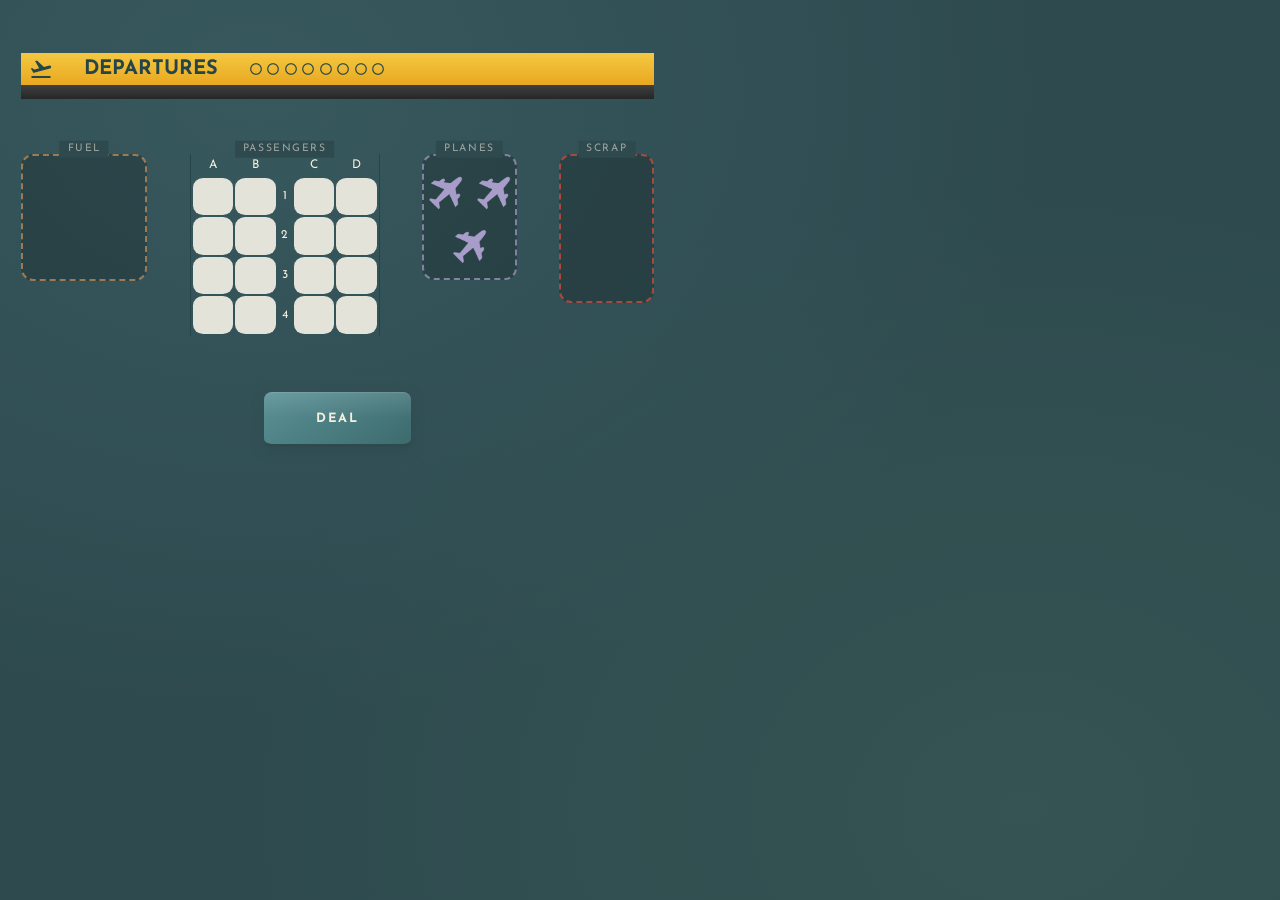
<file: index.html>
<!DOCTYPE html>
<html>

<head>
  <meta charset="UTF-8">
  <meta name="viewport" content="width=device-width, initial-scale=1">
  <title>Destination Dash</title>
  <link rel="stylesheet" href="styles.css">
  <link rel="stylesheet" href="scripts/diceRoller/diceRoller.css">
  <link rel="preconnect" href="https://fonts.googleapis.com">
  <link rel="preconnect" href="https://fonts.gstatic.com" crossorigin>
  <link href="https://fonts.googleapis.com/css2?family=Patrick+Hand&display=swap" rel="stylesheet">
  <link href="https://fonts.googleapis.com/css2?family=Architects+Daughter&family=Cabin:wght@400;600;700&family=Josefin+Sans:wght@300;400;700&display=swap" rel="stylesheet">
  <link rel="stylesheet" href="https://fonts.googleapis.com/icon?family=Material+Icons">
</head>

<body>
  <div id="debug" class= "hidden"></div>
  <div id="track" class="hidden">debug</div>
  <header>

  </header>
  <main>
    <div id="game-content">
      <div id="destination-row" class="game-row">
        <div id="departure-heading"><span class="material-icons">
            flight_takeoff
          </span> DEPARTURES
          <!-- <span class="material-icons">
            task_alt
          </span> -->
          <span class="material-icons" id="destination-progress">
          
            radio_button_unchecked radio_button_unchecked radio_button_unchecked radio_button_unchecked radio_button_unchecked radio_button_unchecked radio_button_unchecked radio_button_unchecked
          </span>
          
          
        </div>
        <div id="destination-zone" class="zone-row">
          
          <div class="destination-card"><img class="card-img" src="images/card_back.png" /></div>
          <div class="destination-card"></div>
          <div class="destination-card"></div>
          
        </div>
        
      </div>
      <div id="resources-row">
        
        <div id="fuel-row">
          <span class="zone-label">Fuel</span>
          <div id="fuel-zone" class="resource-zone">
          </div>
        </div>
        <div id="pax-row">
          <span class="zone-label">Passengers</span>
          <div id="seating-zone">
            <table id="seating">
              <tr class="head-row head">
                <td class="start head">A</td>
                <td class="head">B</td>
                <td class="aisle head"></td>
                <td class="head">C</td>
                <td class="end head">D</td>
              </tr>
              <tr class="seats">
                <td class="seat taken"></td>
                <td class="seat"></td>
                <td class="aisle">1</td>
                <td class="seat"></td>
                <td class="seat"></td>
              </tr>
              <tr class="seats">
                <td class="seat"></td>
                <td class="seat"></td>
                <td class="aisle">2</td>
                <td class="seat"></td>
                <td class="seat"></td>
              </tr>
              <tr class="seats">
                <td class="seat"></td>
                <td class="seat"></td>
                <td class="aisle">3</td>
                <td class="seat"></td>
                <td class="seat"></td>
              </tr>
              <tr class="seats">
                <td class="seat"></td>
                <td class="seat"></td>
                <td class="aisle">4</td>
                <td class="seat"></td>
                <td class="seat"></td>
              </tr>
            </table>
          </div>
        </div>
        <div id="plane-row" class="resource-grid"><span class="zone-label">Planes</span>
          <div id="plane-zone">
            <img class="plane" src="images/plane.png" />
            <img class="plane" src="images/plane.png" />
            <img class="plane" src="images/plane.png" />
          </div>
        </div>
        <div id="scrap-row"><span class="zone-label">Scrap</span>
          <div id="scrap-zone">
            <img id="scrap-card" class="invisible" src="images/card_back.png" />
          </div>
        </div>
      </div>
      <div id="action-row">
        <button id="deal-btn" class="btn btn-primary hidden">Deal</button>
        <button id="draw-btn" class="btn btn-primary hidden">＋ Draw</button>
        <button id="end-turn-btn" class="btn btn-ghost hidden">End Turn</button>
        <button id="start-over-btn" class="btn btn-danger hidden">Start Over</button>
        <button id="boarding-btn" class="btn btn-primary hidden">💺 Board Passengers</button>
        <button id="resolve-crises-btn" class="btn btn-danger hidden">⚠ RESOLVE CRISES! ⚠</button>
        <div id="banner" class="banner discard hidden">Discard X Cards</div>
        <button class="btn btn-ghost">Scrap</button>
      </div>
      
      <div class="hand-stage" id="hand-stage">
        <div class="nav-hint left" id="nav-left">‹</div>
        <div class="nav-hint right" id="nav-right">›</div>
        
      </div>
    <div id="effect" class="banner banner-small"></div>  
      
    </div>
    
    <!-- CARD PLAY MODAL-->
    <div class="modal-backdrop hidden" id="modal-backdrop">
      <div class="modal" id="modal">
        <div class="modal-art" id="modal-art"><img src="images/fortune_crystal_ball.png"></div>
        <div class="modal-header">
          <div class="modal-title" id="modal-title">Title</div>
          <div class="modal-badge" id="modal-badge">Fortune</div>
        </div>
        <div class="modal-body" id="modal-body">text</div>
        <div class="modal-stats" id="modal-stats"></div>
        <div class="modal-footer" id="modal-footer">
          <button class="btn btn-play" id="modal-play-btn">✈ Play</button>
          <button class="btn btn-danger hidden" id="modal-resolve-btn">⚠ Resolve</button>
          <button class="btn btn-fortune hidden" id="modal-avert-btn">★ Crisis Averted</button>
          <button class="btn btn-play" id="modal-fly-btn">✈ Fly</button>
          <button class="btn btn-discard" id="modal-discard-btn">🗑️ Discard</button>
          <button class="btn btn-fortune" id="modal-reroute-btn">♻️ Reroute</button>
          <button class="btn btn-fortune" id="modal-restore-btn">♻️ Restore</button>
          <button class="btn btn-discard" id="modal-close-btn">✕ Close</button>
          <button class="btn btn-discard" id="modal-dest-close-btn">✕ Close</button>
          <button class="btn btn-discard" id="modal-view-close-btn">✕ ViewClose</button>
        </div>
      </div>
    </div>
    
    
    
    <!-- OTHER/ALL-PURPOSE MODAL-->
    <div class="modal-backdrop hidden" id="gen-modal-backdrop">
      <div class="modal" id="gen-modal" style="position:relative; max-width:100%; box-shadow: none;">
        <div class="modal-header" id="gen-modal-header">
          <span class="modal-title" id="gen-modal-title">20/20 Vision</span>
        </div>
        <div class="modal-body" id="gen-modal-body">
          <p id="gen-modal-headline">Look at the top 5 cards in the boneyard and reorder them.</p>
          <p style="margin-top: 10px;" class="flavor-text" id="gen-modal-text">Body text</p>
          <div id="gen-modal-other-content">
            
          </div>
        </div>
        <div class="modal-footer" id="gen-modal-footer">
        </div>
      </div>
    </div>
    
    <!--SCRAPYARD MODAL -->
    
    
    
  </main>
  <div class="dice-backdrop" id="dice-backdrop">
    <div class="dice-modal">
      <div class="dice-modal-header">
        <span class="dice-modal-title" id="dice-title">Roll</span>
      </div>
      
      <!-- dice appear here, sliding up from the bottom edge -->
      <div class="dice-stage" id="dice-stage">
        <!-- .die elements injected by JS -->
      </div>
      
      <!-- total shown after roll settles -->
      <div class="dice-total" id="dice-total"></div>
      
      <div class="dice-modal-footer">
        <button class="btn btn-confirm" id="btn-confirm">✓ Take It</button>
      </div>
    </div>
  </div>
  <div id="cover" class="modal-backdrop hidden"></div>
  
  <div id="notifications"></div>
  
  <script type="module" src="scripts/main.js"></script>
  <script type="module" src="scripts/cardhand.js"></script>
  <script type="module" src="scripts/diceRoller/diceRoller.js">
  </script>
</body>

</html>
</file>
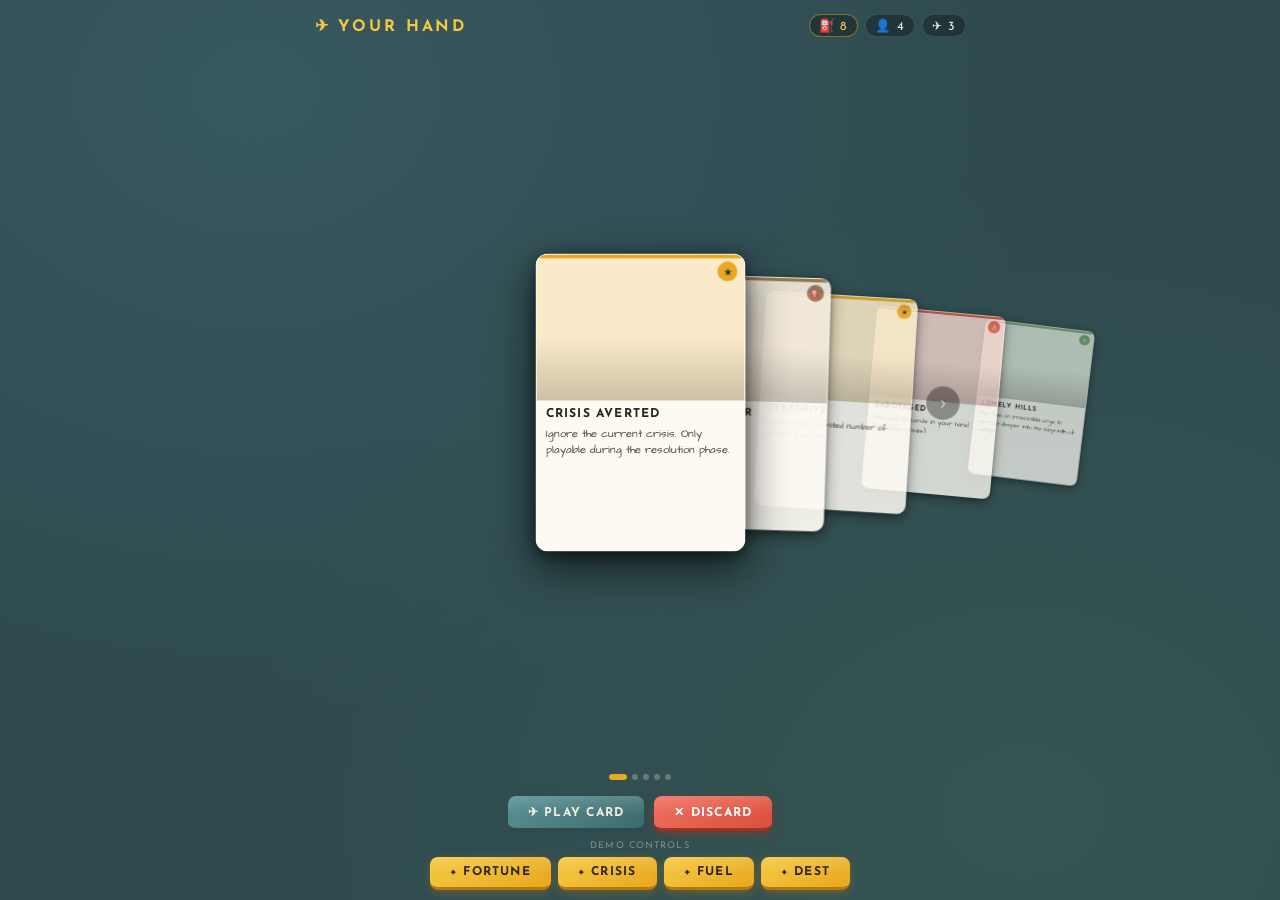
<file: card-hand.html>
<!DOCTYPE html>
<html lang="en">
<head>
<meta charset="UTF-8">
<meta name="viewport" content="width=device-width, initial-scale=1.0, user-scalable=no">
<title>Destination Dash — Card Hand</title>
<link href="https://fonts.googleapis.com/css2?family=Josefin+Sans:wght@300;400;700&family=Cabin:wght@400;600&family=Architects+Daughter&display=swap" rel="stylesheet">
  <link rel="stylesheet" href="cardhand.css">
</head>
<body>

<div class="app-shell">

  <div class="status-bar">
    <h1>✈ Your Hand</h1>
    <div style="display:flex;gap:7px">
      <div class="stat-pill warn">⛽ 8</div>
      <div class="stat-pill">👤 4</div>
      <div class="stat-pill">✈ 3</div>
    </div>
  </div>

  <div class="hand-stage" id="hand-stage">
    <div class="nav-hint left"  id="nav-left">‹</div>
    <div class="nav-hint right" id="nav-right">›</div>
  </div>

  <div class="card-dots" id="card-dots"></div>

  <div class="action-bar">
    <button class="btn btn-play"    id="btn-play">✈ Play Card</button>
    <button class="btn btn-discard" id="btn-discard">✕ Discard</button>
  </div>

  <div class="demo-controls">
    <div class="demo-label">Demo Controls</div>
    <button class="btn btn-add" id="btn-add-fortune">+ Fortune</button>
    <button class="btn btn-add" id="btn-add-crisis">+ Crisis</button>
    <button class="btn btn-add" id="btn-add-fuel">+ Fuel</button>
    <button class="btn btn-add" id="btn-add-dest">+ Dest</button>
  </div>

</div>

<div class="modal-backdrop" id="modal-backdrop">
  <div class="modal" id="modal">
    <div class="modal-art"    id="modal-art"></div>
    <div class="modal-header">
      <div class="modal-title" id="modal-title"></div>
      <div class="modal-badge" id="modal-badge"></div>
    </div>
    <div class="modal-body"   id="modal-body"></div>
    <div class="modal-stats"  id="modal-stats"></div>
    <div class="modal-footer">
      <button class="btn btn-play"    id="modal-play-btn">✈ Play</button>
      <button class="btn btn-discard" id="modal-close-btn">✕ Close</button>
    </div>
  </div>
</div>
  <script type="module" src="cardhand.js"></script>

</body>
</html>
</file>
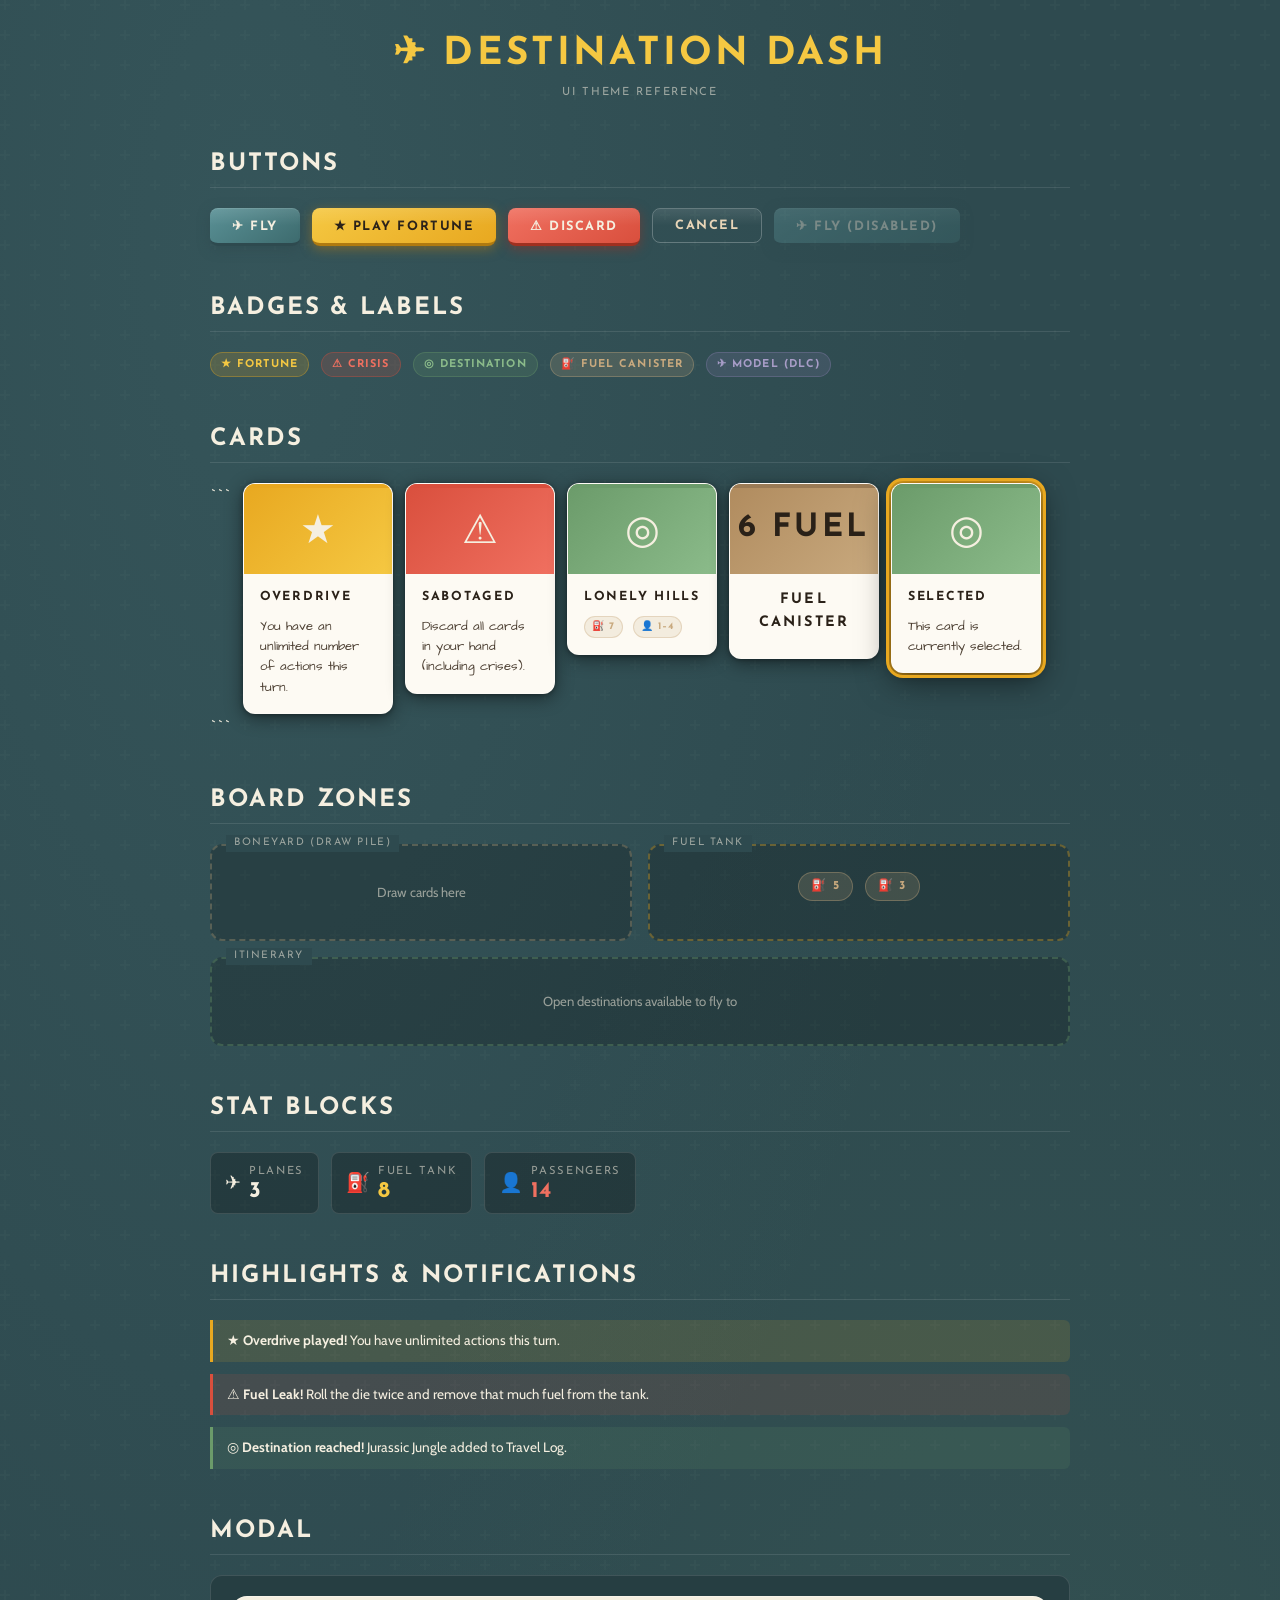
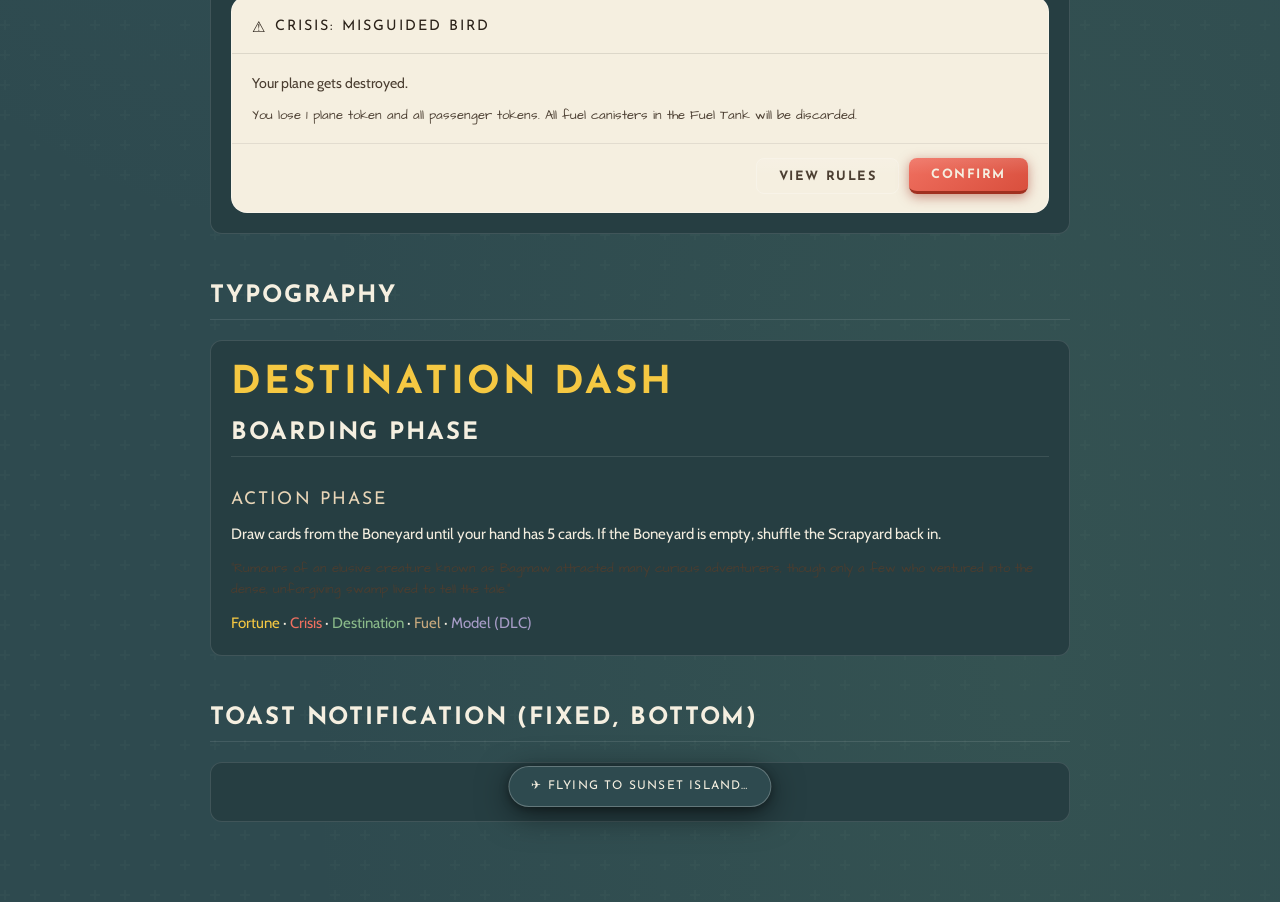
<file: claude-style.html>
<!DOCTYPE html>

<html lang="en">
<head>
<meta charset="UTF-8">
<meta name="viewport" content="width=device-width, initial-scale=1.0">
<title>Destination Dash — UI Theme</title>
<link href="https://fonts.googleapis.com/css2?family=Architects+Daughter&family=Cabin:wght@400;600;700&family=Josefin+Sans:wght@300;400;700&display=swap" rel="stylesheet">

<style>
/* ============================================================
   DESTINATION DASH — CSS THEME
   ============================================================
   Palette drawn from the card art:
     Sand/Kraft   — background base, fuel cards
     Slate Teal   — dark UI surfaces, Boneyard/crisis tone
     Goldenrod    — primary accent (fuel canisters, stars)
     Coral Red    — danger/crisis accent
     Sage Green   — destination/map accent
     Lavender     — fortune/blessing accent
     Warm White   — card faces, modals
   ============================================================ */

:root {
  /* Core palette */
  --sand:           #C8A97E;
  --sand-light:     #E8D5B7;
  --sand-dark:      #9B7B55;
  --kraft:          #B08B5E;

  --teal-dark:      #2E4A4F;
  --teal-mid:       #3D6B6E;
  --teal-light:     #5A9196;

  --gold:           #E8A820;
  --gold-light:     #F5C842;
  --gold-dark:      #B07A10;

  --coral:          #D94F3D;
  --coral-light:    #F07060;
  --coral-dark:     #A03020;

  --sage:           #6B9B6A;
  --sage-light:     #8BBB8A;
  --sage-dark:      #4A7049;

  --lavender:       #8B7FAF;
  --lavender-light: #A89DC8;

  --warm-white:     #F5EFE0;
  --card-face:      #FDFAF3;
  --ink:            #2A2118;
  --ink-soft:       #4A3D30;

  /* Semantic aliases */
  --bg-base:        var(--teal-dark);
  --bg-surface:     #263E42;
  --bg-card:        var(--card-face);
  --bg-modal:       var(--warm-white);

  --accent-fortune: var(--gold);
  --accent-crisis:  var(--coral);
  --accent-dest:    var(--sage);
  --accent-fuel:    var(--sand);

  --text-primary:   var(--warm-white);
  --text-dark:      var(--ink);
  --text-muted:     rgba(245, 239, 224, 0.55);

  --border-card:    rgba(255,255,255,0.12);
  --border-strong:  rgba(255,255,255,0.25);
  --shadow-card:    0 4px 18px rgba(0,0,0,0.45), 0 1px 4px rgba(0,0,0,0.3);
  --shadow-float:   0 8px 32px rgba(0,0,0,0.5), 0 2px 8px rgba(0,0,0,0.35);
  --shadow-inset:   inset 0 2px 8px rgba(0,0,0,0.25);

  --radius-card:    12px;
  --radius-btn:     8px;
  --radius-badge:   20px;
  --radius-modal:   16px;

  /* Typography */
  --font-display:  'Josefin Sans', sans-serif;
  --font-body:     'Cabin', sans-serif;
  --font-flavor:   'Architects Daughter', cursive;

  --transition:    0.2s ease;
}

/* ============================================================
   RESET & BASE
   ============================================================ */
*, *::before, *::after { box-sizing: border-box; margin: 0; padding: 0; }

body {
  background-color: var(--bg-base);
  background-image:
    radial-gradient(ellipse at 20% 10%, rgba(93, 145, 150, 0.15) 0%, transparent 50%),
    radial-gradient(ellipse at 80% 90%, rgba(107, 155, 106, 0.1) 0%, transparent 50%),
    url("data:image/svg+xml,%3Csvg width='60' height='60' viewBox='0 0 60 60' xmlns='http://www.w3.org/2000/svg'%3E%3Cg fill='none' fill-rule='evenodd'%3E%3Cg fill='%23ffffff' fill-opacity='0.02'%3E%3Cpath d='M36 34v-4h-2v4h-4v2h4v4h2v-4h4v-2h-4zm0-30V0h-2v4h-4v2h4v4h2V6h4V4h-4zM6 34v-4H4v4H0v2h4v4h2v-4h4v-2H6zM6 4V0H4v4H0v2h4v4h2V6h4V4H6z'/%3E%3C/g%3E%3C/g%3E%3C/svg%3E");
  color: var(--text-primary);
  font-family: var(--font-body);
  font-size: 15px;
  line-height: 1.6;
  min-height: 100vh;
  padding: 32px 24px;
}

/* ============================================================
   TYPOGRAPHY
   ============================================================ */
h1, h2, h3, h4 {
  font-family: var(--font-display);
  letter-spacing: 0.08em;
  text-transform: uppercase;
  line-height: 1.2;
}

h1 { font-size: 2.4rem; font-weight: 700; color: var(--gold-light); }
h2 { font-size: 1.5rem; font-weight: 700; color: var(--warm-white); }
h3 { font-size: 1.1rem; font-weight: 400; color: var(--sand-light); letter-spacing: 0.12em; }

.flavor-text {
  font-family: var(--font-flavor);
  font-size: 0.82rem;
  color: var(--ink-soft);
  line-height: 1.55;
}

.stat-label {
  font-family: var(--font-display);
  font-size: 0.7rem;
  letter-spacing: 0.15em;
  text-transform: uppercase;
  color: var(--text-muted);
}

/* ============================================================
   BUTTONS
   ============================================================ */

/* Base button */
.btn {
  display: inline-flex;
  align-items: center;
  gap: 8px;
  padding: 10px 22px;
  font-family: var(--font-display);
  font-size: 0.8rem;
  font-weight: 700;
  letter-spacing: 0.12em;
  text-transform: uppercase;
  border: none;
  border-radius: var(--radius-btn);
  cursor: pointer;
  transition: transform var(--transition), box-shadow var(--transition), filter var(--transition);
  position: relative;
  overflow: hidden;
}

.btn::after {
  content: '';
  position: absolute;
  inset: 0;
  background: linear-gradient(180deg, rgba(255,255,255,0.1) 0%, transparent 50%);
  pointer-events: none;
}

.btn:hover  { transform: translateY(-2px); filter: brightness(1.1); }
.btn:active { transform: translateY(0px);  filter: brightness(0.95); }

/* Primary — fly/confirm action */
.btn-primary {
  background: linear-gradient(145deg, var(--teal-light), var(--teal-mid));
  color: var(--warm-white);
  box-shadow: 0 3px 12px rgba(46, 74, 79, 0.6), 0 1px 0 rgba(255,255,255,0.1) inset;
  border-bottom: 3px solid var(--teal-dark);
}

/* Fortune — star-gold */
.btn-fortune {
  background: linear-gradient(145deg, var(--gold-light), var(--gold));
  color: var(--ink);
  box-shadow: 0 3px 12px rgba(184, 122, 16, 0.5);
  border-bottom: 3px solid var(--gold-dark);
}

/* Danger — crisis/discard */
.btn-danger {
  background: linear-gradient(145deg, var(--coral-light), var(--coral));
  color: var(--warm-white);
  box-shadow: 0 3px 12px rgba(160, 48, 32, 0.5);
  border-bottom: 3px solid var(--coral-dark);
}

/* Ghost */
.btn-ghost {
  background: transparent;
  color: var(--sand-light);
  border: 1.5px solid var(--border-strong);
  box-shadow: none;
}
.btn-ghost:hover { background: rgba(255,255,255,0.06); }

/* Disabled */
.btn:disabled,
.btn[disabled] {
  opacity: 0.38;
  cursor: not-allowed;
  transform: none !important;
  filter: none !important;
}

/* ============================================================
   CARDS
   ============================================================ */
.card {
  background: var(--bg-card);
  border-radius: var(--radius-card);
  box-shadow: var(--shadow-card);
  overflow: hidden;
  position: relative;
  border: 1.5px solid rgba(255,255,255,0.2);
}

/* Card type color bars — top border accent */
.card::before {
  content: '';
  position: absolute;
  top: 0; left: 0; right: 0;
  height: 4px;
}
.card-fortune::before  { background: var(--gold); }
.card-crisis::before   { background: var(--coral); }
.card-dest::before     { background: var(--sage); }
.card-fuel::before     { background: var(--sand-dark); }

.card-body {
  padding: 14px 16px 16px;
  color: var(--ink);
}

.card-title {
  font-family: var(--font-display);
  font-size: 0.78rem;
  font-weight: 700;
  letter-spacing: 0.14em;
  text-transform: uppercase;
  color: var(--ink);
  margin-bottom: 8px;
}

.card-art {
  width: 100%;
  aspect-ratio: 4/3;
  object-fit: cover;
  display: block;
}

/* Highlighted / selected card */
.card-selected {
  outline: 3px solid var(--gold);
  outline-offset: 2px;
  box-shadow: var(--shadow-float), 0 0 0 3px var(--gold);
}

/* ============================================================
   BADGES & LABELS
   ============================================================ */
   
.badge {
  display: inline-flex;
  align-items: center;
  gap: 5px;
  padding: 3px 10px;
  border-radius: var(--radius-badge);
  font-family: var(--font-display);
  font-size: 0.68rem;
  font-weight: 700;
  letter-spacing: 0.1em;
  text-transform: uppercase;
}

.badge-fortune  { background: rgba(232,168,32,0.18);  color: var(--gold-light);   border: 1px solid rgba(232,168,32,0.35); }
.badge-crisis   { background: rgba(217,79,61,0.18);   color: var(--coral-light);  border: 1px solid rgba(217,79,61,0.35); }
.badge-dest     { background: rgba(107,155,106,0.18); color: var(--sage-light);   border: 1px solid rgba(107,155,106,0.35); }
.badge-fuel     { background: rgba(200,169,126,0.18); color: var(--sand);         border: 1px solid rgba(200,169,126,0.35); }
.badge-model    { background: rgba(139,127,175,0.18); color: var(--lavender-light);border: 1px solid rgba(139,127,175,0.35); }

/* ============================================================
   STAT BLOCKS (fuel count, passengers, plane lives)
   ============================================================ */
.stat-block {
  display: flex;
  align-items: center;
  gap: 8px;
  padding: 10px 14px;
  background: rgba(0,0,0,0.25);
  border-radius: 8px;
  border: 1px solid var(--border-card);
}

.stat-icon {
  font-size: 1.2rem;
  line-height: 1;
}

.stat-value {
  font-family: var(--font-display);
  font-size: 1.4rem;
  font-weight: 700;
  color: var(--warm-white);
  line-height: 1;
}

.stat-block.stat-danger .stat-value { color: var(--coral-light); }
.stat-block.stat-warn   .stat-value { color: var(--gold-light); }

/* ============================================================
   ZONES (Boneyard, Fuel Tank, Itinerary, etc.)
   ============================================================ */
.zone {
  background: rgba(0,0,0,0.2);
  border: 2px dashed rgba(255,255,255,0.15);
  border-radius: var(--radius-card);
  padding: 16px;
  position: relative;
}

.zone-label {
  position: absolute;
  top: -11px;
  left: 14px;
  background: var(--bg-base);
  padding: 0 8px;
  font-family: var(--font-display);
  font-size: 0.65rem;
  letter-spacing: 0.15em;
  text-transform: uppercase;
  color: var(--text-muted);
}

/* Zone variants */
.zone-boneyard  { border-color: rgba(200,169,126,0.3); }
.zone-fuel-tank { border-color: rgba(232,168,32,0.35); }
.zone-itinerary { border-color: rgba(107,155,106,0.35); }
.zone-scrapyard { border-color: rgba(217,79,61,0.25); }

/* ============================================================
   MODALS
   ============================================================ */
.modal-backdrop {
  position: fixed;
  inset: 0;
  background: rgba(20, 35, 38, 0.85);
  backdrop-filter: blur(4px);
  display: flex;
  align-items: center;
  justify-content: center;
  z-index: 100;
  padding: 20px;
}

.modal {
  background: var(--bg-modal);
  border-radius: var(--radius-modal);
  box-shadow: var(--shadow-float);
  max-width: 420px;
  width: 100%;
  overflow: hidden;
  color: var(--ink);
  border: 1.5px solid rgba(255,255,255,0.3);
}

.modal-header {
  padding: 18px 20px 14px;
  border-bottom: 1px solid rgba(0,0,0,0.1);
  display: flex;
  align-items: center;
  gap: 10px;
}

.modal-title {
  font-family: var(--font-display);
  font-size: 0.9rem;
  letter-spacing: 0.14em;
  text-transform: uppercase;
  color: var(--ink);
}

.modal-body {
  padding: 18px 20px;
  font-size: 0.88rem;
  line-height: 1.65;
  color: var(--ink-soft);
}

.modal-footer {
  padding: 14px 20px 18px;
  display: flex;
  gap: 10px;
  justify-content: flex-end;
  border-top: 1px solid rgba(0,0,0,0.08);
}

/* Modal accent headers per card type */
.modal-fortune .modal-header { background: linear-gradient(135deg, rgba(232,168,32,0.15), transparent); }
.modal-crisis  .modal-header { background: linear-gradient(135deg, rgba(217,79,61,0.15), transparent); }
.modal-dest    .modal-header { background: linear-gradient(135deg, rgba(107,155,106,0.15), transparent); }

/* ============================================================
   HIGHLIGHTS & NOTIFICATIONS
   ============================================================ */
.highlight {
  background: rgba(232,168,32,0.12);
  border-left: 3px solid var(--gold);
  padding: 10px 14px;
  border-radius: 0 6px 6px 0;
  font-size: 0.85rem;
  color: var(--warm-white);
}

.highlight-crisis {
  background: rgba(217,79,61,0.12);
  border-left-color: var(--coral);
}

.highlight-dest {
  background: rgba(107,155,106,0.12);
  border-left-color: var(--sage);
}

/* Toast notification */
.toast {
  position: fixed;
  bottom: 24px;
  left: 50%;
  transform: translateX(-50%);
  background: var(--teal-dark);
  border: 1px solid var(--border-strong);
  border-radius: 40px;
  padding: 10px 22px;
  font-family: var(--font-display);
  font-size: 0.75rem;
  letter-spacing: 0.1em;
  text-transform: uppercase;
  color: var(--warm-white);
  box-shadow: var(--shadow-float);
  white-space: nowrap;
}

/* ============================================================
   DIVIDERS & DECORATIVE
   ============================================================ */
.divider {
  border: none;
  height: 1px;
  background: linear-gradient(90deg, transparent, rgba(255,255,255,0.15), transparent);
  margin: 20px 0;
}

/* Dashed flight-path line (decorative) */
.flight-path {
  border-top: 2px dashed rgba(255,255,255,0.2);
  position: relative;
  margin: 8px 0;
}

/* ============================================================
   UTILITY
   ============================================================ */
.text-fortune { color: var(--gold-light); }
.text-crisis  { color: var(--coral-light); }
.text-dest    { color: var(--sage-light); }
.text-fuel    { color: var(--sand); }
.text-model   { color: var(--lavender-light); }
.text-muted   { color: var(--text-muted); }

.surface {
  background: var(--bg-surface);
  border-radius: var(--radius-card);
  border: 1px solid var(--border-card);
  padding: 20px;
}


/* ============================================================
   DEMO LAYOUT
   ============================================================ */
.demo { max-width: 860px; margin: 0 auto; }
.demo-section { margin-bottom: 48px; }
.demo-section h2 { margin-bottom: 20px; padding-bottom: 8px; border-bottom: 1px solid rgba(255,255,255,0.1); }
.demo-row { display: flex; flex-wrap: wrap; gap: 12px; align-items: flex-start; }
.demo-col { display: flex; flex-direction: column; gap: 12px; }
.card-demo { width: 150px; }
</style>

</head>
<body>

<div class="demo">

  <div style="text-align:center; margin-bottom: 48px;">
    <h1>✈ Destination Dash</h1>
    <p class="stat-label" style="margin-top: 6px;">UI Theme Reference</p>
  </div>

  <!-- BUTTONS -->

  <div class="demo-section">
    <h2>Buttons</h2>
    <div class="demo-row">
      <button class="btn btn-primary">✈ Fly</button>
      <button class="btn btn-fortune">★ Play Fortune</button>
      <button class="btn btn-danger">⚠ Discard</button>
      <button class="btn btn-ghost">Cancel</button>
      <button class="btn btn-primary" disabled>✈ Fly (disabled)</button>
    </div>
  </div>

  <!-- BADGES -->

  <div class="demo-section">
    <h2>Badges & Labels</h2>
    <div class="demo-row">
      <span class="badge badge-fortune">★ Fortune</span>
      <span class="badge badge-crisis">⚠ Crisis</span>
      <span class="badge badge-dest">◎ Destination</span>
      <span class="badge badge-fuel">⛽ Fuel Canister</span>
      <span class="badge badge-model">✈ Model (DLC)</span>
    </div>
  </div>

  <!-- CARDS -->

  <div class="demo-section">
    <h2>Cards</h2>
    <div class="demo-row">

```
  <div class="card card-fortune card-demo">
    <div style="background: linear-gradient(135deg, #E8A820, #F5C842); height: 90px; display:flex; align-items:center; justify-content:center; font-size:2.5rem;">★</div>
    <div class="card-body">
      <div class="card-title">Overdrive</div>
      <p class="flavor-text">You have an unlimited number of actions this turn.</p>
    </div>
  </div>

  <div class="card card-crisis card-demo">
    <div style="background: linear-gradient(135deg, #D94F3D, #F07060); height: 90px; display:flex; align-items:center; justify-content:center; font-size:2.5rem;">⚠</div>
    <div class="card-body">
      <div class="card-title">Sabotaged</div>
      <p class="flavor-text">Discard all cards in your hand (including crises).</p>
    </div>
  </div>

  <div class="card card-dest card-demo">
    <div style="background: linear-gradient(135deg, #6B9B6A, #8BBB8A); height: 90px; display:flex; align-items:center; justify-content:center; font-size:2.5rem;">◎</div>
    <div class="card-body">
      <div class="card-title">Lonely Hills</div>
      <div style="display:flex; gap:10px; margin-top: 8px;">
        <span class="badge badge-fuel" style="padding: 2px 7px; font-size: 0.62rem;">⛽ 7</span>
        <span class="badge badge-fuel" style="padding: 2px 7px; font-size: 0.62rem;">👤 1–4</span>
      </div>
    </div>
  </div>

  <div class="card card-fuel card-demo">
    <div style="background: linear-gradient(135deg, #B08B5E, #C8A97E); height: 90px; display:flex; align-items:center; justify-content:center; font-size:2rem; font-family: var(--font-display); letter-spacing:0.1em; color:#2A2118; font-weight:700;">6 FUEL</div>
    <div class="card-body">
      <div class="card-title" style="text-align:center; font-size: 0.9rem;">Fuel Canister</div>
    </div>
  </div>

  <div class="card card-selected card-dest card-demo">
    <div style="background: linear-gradient(135deg, #6B9B6A, #8BBB8A); height: 90px; display:flex; align-items:center; justify-content:center; font-size:2.5rem;">◎</div>
    <div class="card-body">
      <div class="card-title">Selected</div>
      <p class="flavor-text">This card is currently selected.</p>
    </div>
  </div>

</div>
```

  </div>

  <!-- ZONES -->

  <div class="demo-section">
    <h2>Board Zones</h2>
    <div style="display: grid; grid-template-columns: 1fr 1fr; gap: 16px;">
      <div class="zone zone-boneyard">
        <span class="zone-label">Boneyard (draw pile)</span>
        <p class="text-muted" style="font-size: 0.82rem; text-align:center; padding: 20px 0;">Draw cards here</p>
      </div>
      <div class="zone zone-fuel-tank">
        <span class="zone-label">Fuel Tank</span>
        <div class="demo-row" style="justify-content:center; padding: 10px 0;">
          <span class="badge badge-fuel" style="font-size: 0.75rem; padding: 4px 12px;">⛽ 5</span>
          <span class="badge badge-fuel" style="font-size: 0.75rem; padding: 4px 12px;">⛽ 3</span>
        </div>
      </div>
      <div class="zone zone-itinerary" style="grid-column: span 2;">
        <span class="zone-label">Itinerary</span>
        <p class="text-muted" style="font-size: 0.82rem; text-align:center; padding: 16px 0;">Open destinations available to fly to</p>
      </div>
    </div>
  </div>

  <!-- STAT BLOCKS -->

  <div class="demo-section">
    <h2>Stat Blocks</h2>
    <div class="demo-row">
      <div class="stat-block">
        <span class="stat-icon">✈</span>
        <div>
          <div class="stat-label">Planes</div>
          <div class="stat-value">3</div>
        </div>
      </div>
      <div class="stat-block stat-warn">
        <span class="stat-icon">⛽</span>
        <div>
          <div class="stat-label">Fuel Tank</div>
          <div class="stat-value">8</div>
        </div>
      </div>
      <div class="stat-block stat-danger">
        <span class="stat-icon">👤</span>
        <div>
          <div class="stat-label">Passengers</div>
          <div class="stat-value">14</div>
        </div>
      </div>
    </div>
  </div>

  <!-- HIGHLIGHTS -->

  <div class="demo-section">
    <h2>Highlights & Notifications</h2>
    <div class="demo-col">
      <div class="highlight">★ <strong>Overdrive played!</strong> You have unlimited actions this turn.</div>
      <div class="highlight highlight-crisis">⚠ <strong>Fuel Leak!</strong> Roll the die twice and remove that much fuel from the tank.</div>
      <div class="highlight highlight-dest">◎ <strong>Destination reached!</strong> Jurassic Jungle added to Travel Log.</div>
    </div>
  </div>

  <!-- MODAL -->

  <div class="demo-section">
    <h2>Modal</h2>
    <div class="surface">
      <div class="modal" style="position:relative; max-width:100%; box-shadow: none;">
        <div class="modal-header modal-crisis">
          <span>⚠</span>
          <span class="modal-title">Crisis: Misguided Bird</span>
        </div>
        <div class="modal-body">
          <p>Your plane gets destroyed.</p>
          <p style="margin-top: 10px;" class="flavor-text">You lose 1 plane token and all passenger tokens. All fuel canisters in the Fuel Tank will be discarded.</p>
        </div>
        <div class="modal-footer">
          <button class="btn btn-ghost" style="color: var(--ink-soft);">View Rules</button>
          <button class="btn btn-danger">Confirm</button>
        </div>
      </div>
    </div>
  </div>

  <!-- TYPOGRAPHY -->

  <div class="demo-section">
    <h2>Typography</h2>
    <div class="surface demo-col">
      <h1>Destination Dash</h1>
      <h2>Boarding Phase</h2>
      <h3>Action Phase</h3>
      <p>Draw cards from the Boneyard until your hand has 5 cards. If the Boneyard is empty, shuffle the Scrapyard back in.</p>
      <p class="flavor-text">"Rumours of an elusive creature known as Bagmaw attracted many curious adventurers, though only a few who ventured into the dense, unforgiving swamp lived to tell the tale."</p>
      <p><span class="text-fortune">Fortune</span> · <span class="text-crisis">Crisis</span> · <span class="text-dest">Destination</span> · <span class="text-fuel">Fuel</span> · <span class="text-model">Model (DLC)</span></p>
    </div>
  </div>

  <!-- TOAST DEMO -->

  <div class="demo-section">
    <h2>Toast Notification (fixed, bottom)</h2>
    <div class="surface" style="position:relative; min-height: 60px;">
      <div class="toast" style="position:absolute; bottom:14px; left:50%; transform:translateX(-50%);">✈ Flying to Sunset Island…</div>
    </div>
  </div>

</div><!-- /demo -->

</body>
</html>
</file>
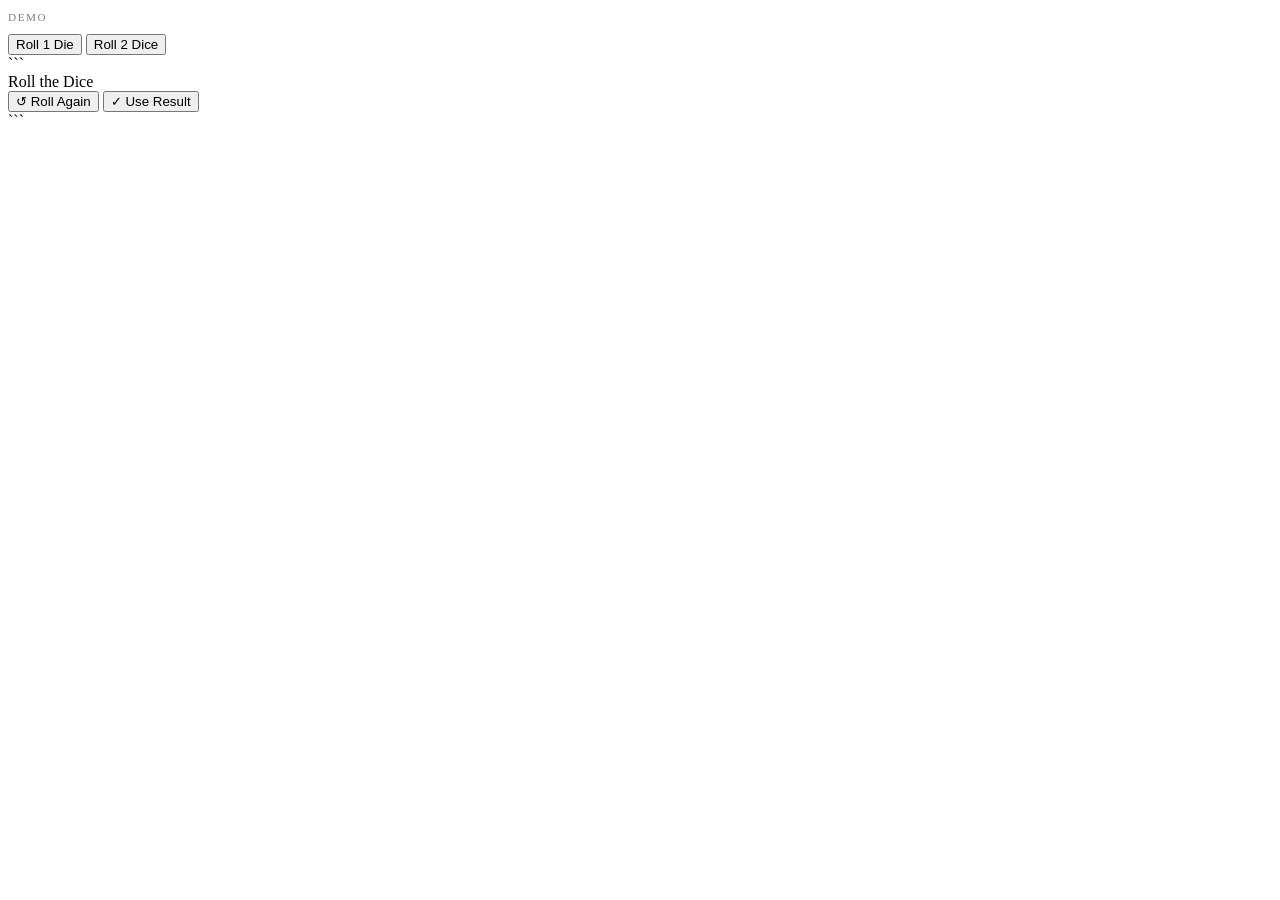
<file: scripts/diceRoller/diceRoller.html>
<!DOCTYPE html>

<html lang="en">
<head>
<meta charset="UTF-8">
<meta name="viewport" content="width=device-width, initial-scale=1.0, user-scalable=no">
<title>Dice Roller</title>
<link href="https://fonts.googleapis.com/css2?family=Josefin+Sans:wght@400;700&display=swap" rel="stylesheet">

</head>
<body>

<p style="font-family:var(--font);font-size:.7rem;letter-spacing:.14em;opacity:.5;text-transform:uppercase">
  Demo
</p>
<button class="demo-btn" id="roll1">Roll 1 Die</button>
<button class="demo-btn" id="roll2">Roll 2 Dice</button>

<!-- ═══════════════════════════════════════════
     DICE MODAL
     ═══════════════════════════════════════════ -->

<div class="dice-backdrop" id="dice-backdrop">
  <div class="dice-modal">

```
<div class="dice-modal-header">
  <span class="dice-modal-title" id="dice-title">Roll the Dice</span>
</div>

<!-- dice appear here, sliding up from the bottom edge -->
<div class="dice-stage" id="dice-stage">
  <!-- .die elements injected by JS -->
</div>

<!-- total shown after roll settles -->
<div class="dice-total" id="dice-total"></div>

<div class="dice-modal-footer">
  <button class="btn btn-roll"    id="btn-reroll">↺ Roll Again</button>
  <button class="btn btn-confirm" id="btn-confirm">✓ Use Result</button>
</div>
```

  </div>
</div>



</body>
</html>
</file>
<file: styles.css>
/*
1. Variables
2. Reset and Base
3. Typography
4. Structure
4. Buttons
7. Destinations
  Row, zone, cards
8. Resources
  8a. Fuel
  8b. Pax
  8c. Planes
9. Actions
10. Player Hand
11. Modals




*/



/* =============================================================================
  1. VARIABLES
   ============================================================================= */

:root {
  /* --- Colors --- */
  --bg-primary: #1a1a1a;
  --bg-secondary: #2d2d2d;
  --color-green: #5d9e3f;
  --color-red: #cc4444;
  --color-border: #444;
  --color-text: #ffffff;
  --color-text-dark: #494a4c;
  --color-text-muted: #ffffff66;
  --color-slot: #00000066;
  --color-slot-filled: #00aa0066;
  --color-zone-border: #ffffff33;
  
  --color-linen: #E4E3D9;
  --color-teal: #729d9b;
  --color-wood: #7a643c;
  --color-slate: #264548;
  --color-ash: #bec7c2;
  --color-leaf: #9FA76E;
  --color-gold: #FDBC3B;
  
  /* --- Card Dimensions --- */
  --card-short: 70px;
  --card-long: 105px;
  
  --sand: #C8A97E;
  --sand-light: #E8D5B7;
  --sand-dark: #9B7B55;
  --kraft: #B08B5E;
  
  --teal-dark: #2E4A4F;
  --teal-mid: #3D6B6E;
  --teal-light: #5A9196;
  
  --gold: #E8A820;
  --gold-light: #F5C842;
  --gold-dark: #B07A10;
  
  --coral: #D94F3D;
  --coral-light: #F07060;
  --coral-dark: #A03020;
  --coral-border: rgba(217, 79, 61, 0.7);
  
  --sage: #6B9B6A;
  --sage-light: #8BBB8A;
  --sage-dark: #4A7049;
  
  --lavender: #8B7FAF;
  --lavender-light: #A89DC8;
  --lavender-border: rgba(168, 157, 200, 0.7);
  
  --warm-white: #F5EFE0;
  --card-face: #FDFAF3;
  --ink: #2A2118;
  --ink-soft: #4A3D30;
  
  /* Semantic aliases */
  --bg-base: var(--teal-dark);
  --bg-surface: #263E42;
  --bg-card: var(--card-face);
  --bg-modal: var(--warm-white);
  
  --accent-fortune: var(--gold);
  --accent-crisis: var(--coral);
  --accent-dest: var(--sage);
  --accent-fuel: var(--sand);
  
  --text-primary: var(--warm-white);
  --text-dark: var(--ink);
  --text-muted: rgba(245, 239, 224, 0.55);
  
  --border-card: rgba(255, 255, 255, 0.12);
  --border-strong: rgba(255, 255, 255, 0.25);
  --shadow-card: 0 4px 18px rgba(0, 0, 0, 0.45), 0 1px 4px rgba(0, 0, 0, 0.3);
  --shadow-float: 0 8px 32px rgba(0, 0, 0, 0.5), 0 2px 8px rgba(0, 0, 0, 0.35);
  --shadow-inset: inset 0 2px 8px rgba(0, 0, 0, 0.25);
  
  --radius-card: 12px;
  --radius-btn: 8px;
  --radius-badge: 20px;
  --radius-modal: 16px;
  
  /* Typography */
  --font-display: 'Josefin Sans', sans-serif;
  --font-body: 'Cabin', sans-serif;
  --font-flavor: 'Architects Daughter', cursive;
  
  --transition: 0.2s ease;
  --app-width: min(100vw, calc(100vh * 0.75));
  --app-height: 100vh;
  --notification-height: 0%;
  
}


/* =============================================================================
   2. RESET & BASE
   ============================================================================= */

* {
  box-sizing: border-box;
  margin: 0;
  padding: 0;
  
}

body {
  display: flex;
  flex-direction: column;
  
  width: var(--app-width);
  height: var(--app-height);
  
  background-color: var(--bg-base);
  background-image:
    radial-gradient(ellipse at 20% 10%, rgba(93, 145, 150, 0.15) 0%, transparent 50%),
    radial-gradient(ellipse at 80% 90%, rgba(107, 155, 106, 0.1) 0%, transparent 50%),
    url("data:image/svg+xml,%3Csvg width='60' height='60' viewBox='0 0 60 60' xmlns='http://www.w3.org/2000/svg'%3E%3Cg fill='none' fill-rule='evenodd'%3E%3Cg fill='%23ffffff' fill-opacity='0.02'%3E%3Cpath d='M36 34v-4h-2v4h-4v2h4v4h2v-4h4v-2h-4zm0-30V0h-2v4h-4v2h4v4h2V6h4V4h-4zM6 34v-4H4v4H0v2h4v4h2v-4h4v-2H6zM6 4V0H4v4H0v2h4v4h2V6h4V4H6z'/%3E%3C/g%3E%3C/g%3E%3C/svg%3E");
  color: var(--text-primary);
  font-family: var(--font-body);
  font-size: 15px;
  line-height: 1.6;
  padding: 1%;
  
  
}

/* =============================================================================
   3. TYPOGRAPHY
   ============================================================================= */

h1,
h2,
h3,
h4 {
  font-family: var(--font-display);
  letter-spacing: 0.08em;
  text-transform: uppercase;
  line-height: 1.2;
}

h1 {
  font-size: 2.4rem;
  font-weight: 700;
  color: var(--gold-light);
}

h2 {
  font-size: 1.5rem;
  font-weight: 700;
  color: var(--warm-white);
}

h3 {
  font-size: 1.1rem;
  font-weight: 400;
  color: var(--sand-light);
  letter-spacing: 0.12em;
}

.flavor-text {
  font-family: var(--font-flavor);
  font-size: 0.82rem;
  color: var(--ink-soft);
  line-height: 1.55;
}

.stat-label {
  font-family: var(--font-display);
  font-size: 0.7rem;
  letter-spacing: 0.15em;
  text-transform: uppercase;
  color: var(--text-muted);
}

.zone-label {
  position: absolute;
  transform: translateY(-80%) translateX(-50%);
  background: var(--bg-base);
  padding: 0 8px;
  font-family: var(--font-display);
  font-size: 0.65rem;
  letter-spacing: 0.15em;
  text-transform: uppercase;
  color: var(--text-muted);
  
}

/*=========================================================================
   4. LAYOUT — PAGE STRUCTURE
   ============================================================================= */

main {
  display: flex;
  flex-direction: column;
  flex: 1;
  overflow: hidden;
  justify-content: start;
}

#game-content {
  height: 100%;
  display: flex;
  flex-direction: column;
  justify-content: space-around;
}

.hidden {
  display: none !important;
}


/* ============================================================
   5. BUTTONS
   ============================================================ */

/* Base button */
.btn {
  display: inline-flex;
  align-items: center;
  gap: 8px;
  padding: 3% 8%;
  font-family: var(--font-display);
  font-size: 0.8rem;
  font-weight: 700;
  letter-spacing: 0.12em;
  text-transform: uppercase;
  border: none;
  border-radius: var(--radius-btn);
  cursor: pointer;
  transition: transform var(--transition), box-shadow var(--transition), filter var(--transition);
  position: relative;
  overflow: hidden;
}

.btn::after {
  content: '';
  position: absolute;
  inset: 0;
  background: linear-gradient(180deg, rgba(255, 255, 255, 0.1) 0%, transparent 50%);
  pointer-events: none;
}

.btn:hover {
  transform: translateY(-2px);
  filter: brightness(1.1);
}

.btn:active {
  transform: translateY(0px);
  filter: brightness(0.95);
}

/* Primary — fly/confirm action */
.btn-primary {
  background: linear-gradient(145deg, var(--teal-light), var(--teal-mid));
  color: var(--warm-white);
  box-shadow: 0 3px 12px rgba(46, 74, 79, 0.6), 0 1px 0 rgba(255, 255, 255, 0.1) inset;
  border-bottom: 3px solid var(--teal-dark);
}

/* Fortune — star-gold */
.btn-fortune {
  background: linear-gradient(145deg, var(--gold-light), var(--gold));
  color: var(--ink);
  box-shadow: 0 3px 12px rgba(184, 122, 16, 0.5);
  border-bottom: 3px solid var(--gold-dark);
}

/* Danger — crisis/discard */
.btn-danger {
  background: linear-gradient(145deg, var(--coral-light), var(--coral));
  color: var(--warm-white);
  box-shadow: 0 3px 12px rgba(160, 48, 32, 0.5);
  border-bottom: 3px solid var(--coral-dark);
}

/* Ghost */
.btn-ghost {
  background: transparent;
  color: var(--sand-light);
  border: 1.5px solid var(--border-strong);
  box-shadow: none;
}

.btn-ghost:hover {
  background: rgba(255, 255, 255, 0.06);
}

/* Disabled */
.btn:disabled,
.btn[disabled] {
  opacity: 0.38;
  cursor: not-allowed;
  transform: none !important;
  filter: none !important;
}

.banner {
  display: flex;
  width: 80%;
  height: 80%;
  font-family: var(--font-display);
  font-size: 1rem;
  letter-spacing: 0.1em;
  text-transform: uppercase;
  white-space: nowrap;
  border: 1px solid var(--border-strong);
  border-radius: var(--radius-btn);
  justify-content: center;
  align-items: center;
}
.banner-small{
  height:5%;
 margin-bottom:0;
 width:100vw;
 border-radius:0;
 font-family: var(--font-display);
font-size: 0.7rem;
}

.banner.crisis {
  color: var(--warm-white);
  background: var(--coral);
}

.banner.discard {
  color: var(--ink);
  background: var(--color-ash);
}

.banner.fortune {
  color: var(--ink);
  background: var(--color-gold);
}


.zone {
  background: rgba(0, 0, 0, 0.2);
  border: 2px dashed rgba(255, 255, 255, 0.15);
  border-radius: var(--radius-card);
  padding: 16px;
  position: relative;
}

/* ============================================================
   5. DESTINATIONS
   ============================================================ */

#destination-row {
  display: flex;
  flex-direction: column;
  align-items: center;
  gap: 0px;
  padding: 8px;
  flex-shrink: 0;
  overflow-x: auto;
  -ms-overflow-style: none;
  scrollbar-width: none;
  max-height: calc(0.4*var(--app-height));
}


#departure-heading {
  display: flex;
  flex-direction: row;
  font-size: 20px;
  color: var(--color-slate);
  padding: 0px 8px;
  background: linear-gradient(0deg, var(--gold) 0%, var(--gold-light) 100%);
  width: 100%;
  gap: 5%;
  font-weight: 800;
  align-items: center;
}

#destination-progress {
  font-size: 14px;
}

#destination-zone {
  display: flex;
  flex-direction: row;
  align-items: start;
  justify-content: space-around;
  gap: 8px;
  padding: 6px 8px 8px 8px;
  position: relative;
  flex-shrink: 0;
  width: 100%;
  background: linear-gradient(0deg, #262626 0%, #404040 100%);
  flex: 1;
  
}

.destination-card {
  max-width: calc(0.25*var(--app-width));
  /*flex:1;
  display: flex;
  flex-direction: column;
  align-items: center;
  justify-content: center;*/
  border-radius: 12px;
  overflow: hidden;
  border: 1.5px solid rgba(255, 255, 255, .22);
  /*animation: destDeal 0.25s ease-out;*/
  max-height: calc(0.3*var(--app-height));
  padding: 0;
  position: relative;
  background: var(--card-face);
}

.destination-card.done {
  transform: translateY(-50vh);
  transition: transform 0.3s;
  transition-delay: 0.2s;
  z-index: 100;
}

.dest-card-art {
  position: relative;
  overflow: hidden;
  height: 200%;
  
}

.dest-card-art::after {
  content: '';
  position: absolute;
  inset: 0;
  background: linear-gradient(180deg, transparent 85%, rgba(0, 0, 0, .18) 100%);
}

.dest-card-art img {
  margin: -8% -5% -57% -5%;
  transform: scale(1.2);
  
  
}

.dest-card-badge {
  /*position: absolute;
  top: 87%;right: 7px;
  margin-left:-22%;*/
  width: 10px;
  height: 10px;
  border-radius: 50%;
  display: flex;
  align-items: center;
  justify-content: center;
  font-size: .62rem;
  background: var(--sage);
  z-index: 2;
}

.dest-card-title {
  font-family: var(--font-display);
  font-weight: 700;
  font-size: clamp(.45rem, 1.6vw, .66rem);
  letter-spacing: .02em;
  text-transform: uppercase;
  color: var(--ink);
  white-space: wrap;
  overflow: hidden;
  text-overflow: ellipsis;
  line-height: 1.2;
  margin-top: 10%;
  padding-left: 4%;
  
}

.dest-card-body {
  font-family: var(--font-flavor);
  font-size: clamp(.44rem, 1.4vw, .68rem);
  color: var(--ink-soft);
  line-height: 1.45;
  overflow: hidden;
  display: -webkit-box;
  -webkit-line-clamp: 4;
  -webkit-box-orient: vertical;
}

.dest-card-stats {
  display: flex;
  gap: 5px;
  margin: 5%
}

.dest-card-stat {
  font-family: var(--font-display);
  font-size: clamp(.55rem, 1.3vw, .62rem);
  font-weight: 700;
  background: rgba(0, 0, 0, .07);
  border-radius: 10px;
  padding: 2px 6px;
  color: var(--ink-soft);
}

.destination-card img {
  object-fit: contain;
  height: 100%;
  max-height: 22vh;
  width: 100%;
  display: block;
}

.destination-card.flipped,
.destination-card.flipped2 {
  opacity: 0.5;
}

@keyframes destDeal {
  from {
    transform: translateX(-100vw);
  }
  
  to {
    transform: translateX(0%);
  }
}

/* ============================================================
   5. RESOURCES
   ============================================================ */


.card {
  width: 15%;
  aspect-ratio: 1/1.62;
  max-height: 25vh;
  background-color: var(--color-wood);
}



#resources-row {
  display: flex;
  flex-direction: row;
  align-items: flex-start;
  gap: 0px;
  padding: 8px;
  width: 100%;
  justify-content: space-between;
  
}

#fuel-zone {
  display: flex;
  align-items: flex-start;
  flex-wrap: wrap;
  aspect-ratio: 1/1;
  gap: 3%;
  padding: 5%;
  background: rgba(0, 0, 0, 0.2);
  border: 2px dashed var(--sand-dark);
  border-radius: var(--radius-card);
  
}

#fuel-zone img {
  width: 30%;
  aspect-ratio: 1/1;
}

#fuel-row {
  width: 20%;
  text-align: center;
}

#pax-row {
  width: 30%;
  text-align: center;
  
}

#seating-zone {
  display: flex;
  flex-direction: column;
}

#seating {
  width: 100%;
  height: 100%;
  border-left: 1px solid var(--color-slate);
  border-right: 1px solid var(--color-slate);
  font-size: 12px;
  border-spacing: 1%;
  text-align: center;
  table-layout: fixed;
}

#seating .seat {
  width: 12%;
}

#seating .aisle {
  width: 8%;
}

#seating .taken {
  background-image: url("images/seat_taken.png");
  background-size: contain;
  background-repeat: no-repeat;
  
}

#seating .seat {
  border-radius: 25%;
  background-color: var(--color-linen);
  padding: 10%;
}

#seating .head-row {
  border: none;
}



#plane-row {
  width: 15%;
  text-align: center;
  height: 100%;
  
}

#plane-zone {
  background: rgba(0, 0, 0, 0.2);
  border: 2px dashed var(--lavender-border);
  border-radius: var(--radius-card);
  padding-top: 15%;
}

#plane-zone img {
  width: 47%;
  margin: 1% 0;
}

#scrap-zone {
  background: rgba(0, 0, 0, 0.2);
  border: 2px dashed var(--coral-border);
  border-radius: var(--radius-card);
  padding: 15% 10% 5% 10%;
}

#scrap-row {
  width:15%;
  text-align:center;
}

#scrap-zone img {
 width:100%;
}



.hidden {
  display: none !important;
}

#action-row {
  display: flex;
  flex-direction: row;
  justify-content: center;
  height: calc(0.08*var(--app-height));
  align-items: center;
}


/* =====================================================
   HAND STAGE
   IMPORTANT: no overflow:hidden here — cards must be
   visible even when they extend outside the stage bounds
   during animation.  The clipping happens at app-shell.
   ===================================================== */
.hand-stage {
  position: relative;
  width: max(390px, 75%);
  flex: 1;
  min-height: 0;
  user-select: none;
  -webkit-user-select: none;
  touch-action: none;
  max-height: calc(0.4*var(--app-height));
  padding: 0;
}

/* =====================================================
   CARDS
   Width, height, left, top, transform — ALL set by JS.
   CSS handles appearance only.
   ===================================================== */
.hand-card {
  position: absolute;
  left: 0;
  top: 0;
  /* anchor; JS translates from here */
  border-radius: 12px;
  overflow: hidden;
  cursor: pointer;
  will-change: transform;
  -webkit-user-drag: none;
  max-height: calc(.4*var(--app-height));
}

.card-face {
  position: absolute;
  inset: 0;
  background: var(--card-face);
  border-radius: 12px;
  border: 1.5px solid rgba(255, 255, 255, .22);
  display: flex;
  flex-direction: column;
  overflow: hidden;
}

/* Coloured top stripe per type */
.card-face::before {
  content: '';
  height: 4px;
  flex-shrink: 0;
}

[data-type="fortune"] .card-face::before {
  background: var(--gold);
}

[data-type="crisis"] .card-face::before {
  background: var(--coral);
}

[data-type="dest"] .card-face::before {
  background: var(--sage);
}

[data-type="fuel"] .card-face::before {
  background: var(--sand-dark);
}

[data-type="model"] .card-face::before {
  background: var(--lavender);
}

.card-art {
  flex-shrink: 0;
  height: 48%;
  background: center/cover no-repeat;
  position: relative;
  overflow: hidden;
}

.card-art::after {
  content: '';
  position: absolute;
  inset: 0;
  background: linear-gradient(180deg, transparent 55%, rgba(0, 0, 0, .18) 100%);
}

.card-art img {
  width: 110%;
  margin: -45% 0 0 -5%;
  overflow: hidden;
  z-index: -1;
}

.card-badge {
  position: absolute;
  top: 7px;
  right: 7px;
  width: 20px;
  height: 20px;
  border-radius: 50%;
  display: flex;
  align-items: center;
  justify-content: center;
  font-size: .62rem;
  z-index: 2;
}

[data-type="fortune"] .card-badge {
  background: var(--gold);
  color: var(--ink);
}

[data-type="crisis"] .card-badge {
  background: var(--coral);
  color: #fff;
}

[data-type="dest"] .card-badge {
  background: var(--sage);
  color: #fff;
}

[data-type="fuel"] .card-badge {
  background: var(--sand-dark);
  color: #fff;
}

[data-type="model"] .card-badge {
  background: var(--lavender);
  color: #fff;
}

.card-text {
  flex: 1;
  padding: 7px 9px 8px;
  display: flex;
  flex-direction: column;
  gap: 4px;
  overflow: hidden;
  min-height: 0;
}

.card-title {
  font-family: var(--font-display);
  font-weight: 700;
  font-size: clamp(.5rem, 1.6vw, .76rem);
  letter-spacing: .1em;
  text-transform: uppercase;
  color: var(--ink);
  white-space: nowrap;
  overflow: hidden;
  text-overflow: ellipsis;
  line-height: 1.2;
}

.card-body {
  font-family: var(--font-flavor);
  font-size: clamp(.44rem, 1.4vw, .68rem);
  color: var(--ink-soft);
  line-height: 1.45;
  overflow: hidden;
  display: -webkit-box;
  -webkit-line-clamp: 4;
  -webkit-box-orient: vertical;
}

.card-stats {
  display: flex;
  gap: 5px;
  margin-top: auto;
  padding-top: 3px;
}

.card-stat {
  font-family: var(--font-display);
  font-size: clamp(.42rem, 1.3vw, .62rem);
  font-weight: 700;
  background: rgba(0, 0, 0, .07);
  border-radius: 10px;
  padding: 2px 6px;
  color: var(--ink-soft);
}

.card-back {
  position: absolute;
  inset: 0;
  border-radius: 12px;
  background: linear-gradient(135deg, #3a6368 0%, #2a4a50 50%, #3a6368 100%);
  border: 1.5px solid rgba(255, 255, 255, .15);
  display: flex;
  align-items: center;
  justify-content: center;
}

.card-back::before {
  content: '';
  position: absolute;
  inset: 6px;
  border-radius: 8px;
  border: 1px dashed rgba(255, 255, 255, .2);
}

.card-back-label {
  font-family: var(--font-display);
  font-size: .55rem;
  letter-spacing: .2em;
  text-transform: uppercase;
  color: rgba(255, 255, 255, .3);
}

/* nav arrows */
.nav-hint {
  position: absolute;
  top: 50%;
  transform: translateY(-50%);
  width: 34px;
  height: 34px;
  background: rgba(0, 0, 0, .35);
  border: 1px solid rgba(255, 255, 255, .15);
  border-radius: 50%;
  display: flex;
  align-items: center;
  justify-content: center;
  font-size: 1.1rem;
  color: rgba(255, 255, 255, .5);
  pointer-events: none;
  opacity: 0;
  transition: opacity .3s ease;
  z-index: 200;
}

.nav-hint.left {
  left: 6px;
}

.nav-hint.right {
  right: 6px;
}

.nav-hint.show {
  opacity: 1;
}

/* =====================================================
   MODAL
   ===================================================== */






.modal-backdrop {
  position: fixed;
  inset: 0;
  background: rgba(20, 35, 38, .88);
  backdrop-filter: blur(6px);
  -webkit-backdrop-filter: blur(6px);
  display: flex;
  align-items: center;
  justify-content: center;
  padding: 20px;
  z-index: 1000;
  opacity: 1;
  pointer-events: all;
  transition: opacity .3s ease;
}

.modal {
  background: var(--card-face);
  border-radius: 16px;
  box-shadow: 0 24px 64px rgba(0, 0, 0, .7);
  width: min(360px, 98vw);
  overflow: hidden;
  color: var(--ink);
  transform: scale(.88) translateY(20px);
  transition: transform .32s cubic-bezier(.34, 1.2, .64, 1);
  border: 1.5px solid rgba(255, 255, 255, .3);
}

.modal-backdrop.open .modal {
  transform: scale(1) translateY(0);
}

.modal-art {
  height: calc(0.85*min(360px, 88vw));
  background: var(--teal-mid) center/cover no-repeat;
  position: relative;
  overflow: hidden;
  
}

.modal-art::after {
  content: '';
  position: absolute;
  inset: 0;
  background: linear-gradient(180deg, transparent 40%, rgba(0, 0, 0, .3) 100%);
}

.modal-art img {
  width: 110%;
  margin: -42% 0 0 -5%
}


.modal-header {
  padding: 14px 18px 4px;
}

.modal-title {
  font-family: var(--font-display);
  font-size: .95rem;
  font-weight: 700;
  letter-spacing: .12em;
  text-transform: uppercase;
}

.modal-badge {
  display: inline-flex;
  align-items: center;
  gap: 4px;
  margin-top: 5px;
  padding: 2px 10px;
  border-radius: 20px;
  font-family: var(--font-display);
  font-size: .62rem;
  letter-spacing: .1em;
  text-transform: uppercase;
}

[data-type="fortune"] .modal-badge {
  background: rgba(232, 168, 32, .15);
  color: var(--gold);
  border: 1px solid rgba(232, 168, 32, .3);
}

[data-type="crisis"] .modal-badge {
  background: rgba(217, 79, 61, .15);
  color: var(--coral);
  border: 1px solid rgba(217, 79, 61, .3);
}

[data-type="dest"] .modal-badge {
  background: rgba(107, 155, 106, .15);
  color: var(--sage);
  border: 1px solid rgba(107, 155, 106, .3);
}

[data-type="fuel"] .modal-badge {
  background: rgba(200, 169, 126, .15);
  color: var(--sand-dark);
  border: 1px solid rgba(200, 169, 126, .3);
}

[data-type="model"] .modal-badge {
  background: rgba(139, 127, 175, .15);
  color: var(--lavender);
  border: 1px solid rgba(139, 127, 175, .3);
}

.modal-body {
  padding: 10px 18px;
  font-family: var(--font-flavor);
  font-size: .82rem;
  color: var(--ink-soft);
  line-height: 1.6;
  display:flex;
  flex-direction:column;
  justify-content:space-around;
  max-height:50vh;
}

.modal-stats {
  display: flex;
  gap: 8px;
  padding: 4px 18px 12px;
}

.modal-stat {
  font-family: var(--font-display);
  font-size: 1rem;
  font-weight: 700;
  background: rgba(0, 0, 0, .07);
  border-radius: 12px;
  padding: 3px 10px;
  color: var(--ink-soft);
}

.modal-footer {
  display: flex;
  gap: 8px;
  padding: 10px 18px 16px;
  border-top: 1px solid rgba(0, 0, 0, .08);
}

.modal-footer .btn {
  flex: 1;
  justify-content: center;
}


.chooser{
  display:flex;
  flex-direction: row;
  width:100%;
  justify-content:center;
  align-items:center;
  gap:10%;
  font-size: 1.5rem;
  font-family: var(--font-display);
}




/* Toast notification */
.toast {
  position: fixed;
  bottom: 20px;
  left: 50%;
  transform: translateX(-50%) translateY(50vh);
  background: var(--teal-dark);
  border: 1px solid var(--border-strong);
  border-radius: 40px;
  padding: 10px 22px;
  font-family: var(--font-display);
  font-size: 0.75rem;
  letter-spacing: 0.1em;
  text-transform: uppercase;
  color: var(--warm-white);
  box-shadow: var(--shadow-float);
  white-space: nowrap;
  z-index: 2000;
  animation: notification 5s;
  animation-delay: 0.25s;
}

.toast.fuel {
  background: var(--sand);
  color: var(--ink);
}

.toast.crisis {
  background: var(--coral);
}

.toast.fortune {
  background: var(--gold);
  color: black;
}

.toast.dest {
  background: var(--sage);
  color: var(--warm-white);
}



@keyframes notification {
  0% {
    transform: translateY(50vh) translateX(-50%);
    opacity: 0;
  }
  
  20%,
  80% {
    transform: translateY(var(--notification-height)) translateX(-50%);
    opacity: 1;
  }
  
  /* “tumble” frames — the die wobbles as it lands */
  
  100% {
    transform: translateY(50vh) translateX(-50%);
    opacity: 1;
  }
}

/* ============================================================
   5. Other Modal
   ============================================================ */

#gen-modal-backdrop {
  z-index: 900;
}

#order-zone {
  background: rgba(0, 0, 0, 0.5);
  border: 2px dashed rgba(255, 255, 255, 0.15);
  border-radius: var(--radius-card);
  padding: 3%;
  display: flex;
  flex-direction: column;
  gap: 0.6rem;
  width: 100%;
}

.card-row {
  background: var(--card-face);
  display: flex;
  width: 100%;
  border-radius: var(--radius-card);
  padding: 8px;
  overflow: hidden;
  align-items: center;
  justify-content: space-between;
}

.icon.crisis {
  background: linear-gradient(135deg, #D94F3D, #F07060);
}

.icon {
  display: flex;
  align-items: center;
  justify-content: center;
  font-size: 1.1rem;
  padding: 8% 5% 8% 10%;
  margin: -8% 2% -8% -8%;
  overflow: hidden;
  width: 22%;
}

.icon.fortune {
  background: linear-gradient(135deg, #E8A820, #F5C842);
}

.icon.fuel {
  background: linear-gradient(135deg, #B08B5E, #C8A97E);
}

.item-title {
  font-family: var(--font-body);
  font-size: 0.9rem;
  line-height: 2;
  width: 60%;
  
}

.up-button {
  width: 10%;
  height: 100%;
  position: relative;
}

.down-button {
  width: 10%;
  height: 100%;
  position: relative;
  /*visibility:hidden;*/
}

.invisible {
  visibility: hidden;
  pointer-events: none;
}

/*
#scrap-hand-stage{
  height:30vh;
  width:80vw;
}*/

.scrap-content{
  
}
.pile-modal {
  display:flex;
  flex-direction:column;
  justify-content: space-around;
  height: 75%;
  max-height:50vh;
}
.pile-body{
  display:flex;
flex-direction:column;
justify-content: space-around;
height:85%;
}
.pile-stage{
  width:100%;
  height:100%;
}

#debug{
  width:100vw;
  height:100vh;
  background-color:#000000D8;
  display:flex;
  flex-direction: row;
  flex-wrap:wrap;
  gap:20px;
  padding:20px;
  z-index:2000;
  position:fixed;
  justify-content:flex-start;
  align-content:flex-start;
}

#debug button{
  border-radius:0;
  padding:5px;
  color:black;
  background-color:#a5a5a5;
}

#track{
  width:100%;
  height:10px;
  background-color:#FFFF00;
  margin:0;
  font-size:8px;
  color:black;
  z-index:2001;
}
</file>
<file: scripts/diceRoller/diceRoller.css>
:root {
--teal-dark:  #2E4A4F;
--teal-mid:   #3D6B6E;
--gold:       #E8A820;
--gold-light: #F5C842;
--coral:      #D94F3D;
--warm-white: #F5EFE0;
--card-face:  #FDFAF3;
--ink:        #2A2118;
--ink-soft:   #4A3D30;
--font:       'Josefin Sans', sans-serif;

/* ── Die appearance ──────────────────────────────
Edit these to restyle the dice.
--die-size      : width & height of each die
--die-bg        : face colour
--die-border    : border colour
--die-dot       : pip colour
--die-radius    : corner rounding (0 = sharp, 50% = circle)
─────────────────────────────────────────────── */
--die-size:   72px;
--die-bg:     #FDFAF3;
--die-border: rgba(0,0,0,.15);
--die-dot:    #2A2118;
--die-radius: 14px;

/* Roll animation duration (seconds) */
--roll-duration: 1.5s;
}

/* ── demo page chrome ── */
*, *::before, *::after { box-sizing: border-box; margin: 0; padding: 0; }
body {
min-height: 100vh;
background: var(--teal-dark);
background-image:
radial-gradient(ellipse at 20% 10%, rgba(90,145,150,.2) 0%, transparent 55%),
radial-gradient(ellipse at 80% 90%, rgba(107,155,106,.12) 0%, transparent 55%);
display: flex; align-items: center; justify-content: center;
font-family: var(--font);
color: var(--warm-white);
gap: 12px;
flex-direction: column;
}

.demo-btn {
padding: 11px 28px;
font-family: var(--font);
font-size: .8rem;
font-weight: 700;
letter-spacing: .12em;
text-transform: uppercase;
border: none; border-radius: 8px;
cursor: pointer;
background: linear-gradient(145deg,#F5C842,#E8A820);
color: var(--ink);
border-bottom: 3px solid #b07a10;
box-shadow: 0 3px 10px rgba(184,122,16,.4);
transition: transform .12s ease;
}
.demo-btn:active { transform: scale(.96); }

/* ═══════════════════════════════════════════════
MODAL BACKDROP
═══════════════════════════════════════════════ */
.dice-backdrop {
position: fixed; inset: 0;
background: rgba(20,35,38,.82);
backdrop-filter: blur(5px);
-webkit-backdrop-filter: blur(5px);
display: flex; align-items: center; justify-content: center;
z-index: 1500;

opacity: 0;
pointer-events: none;
transition: opacity .25s ease;
}
.dice-backdrop.open {
opacity: 1;
pointer-events: all;
}
.hidden {
  display: none;
}

/* ═══════════════════════════════════════════════
MODAL PANEL
═══════════════════════════════════════════════ */
.dice-modal {
background: var(--card-face);
border-radius: 16px;
border: 1.5px solid rgba(255,255,255,.28);
box-shadow: 0 24px 60px rgba(0,0,0,.65);
width: min(300px, 88vw);
overflow: hidden;
display: flex;
flex-direction: column;
align-items: center;

transform: translateY(40px) scale(.94);
transition: transform .3s cubic-bezier(.34,1.2,.64,1);
}
.dice-backdrop.open .dice-modal {
transform: translateY(0) scale(1);
}

/* Header strip */
.dice-modal-header {
width: 100%;
background: linear-gradient(135deg, var(--teal-mid), var(--teal-dark));
padding: 14px 20px 12px;
display: flex; align-items: center; justify-content: space-between;
}
.dice-modal-title {
font-size: .78rem;
font-weight: 700;
letter-spacing: .16em;
text-transform: uppercase;
color: var(--warm-white);
}

/* ── Stage where dice slide up from ── */
.dice-stage {
width: 100%;
/* clip only vertically so slide-in from bottom is hidden below */
overflow: hidden;
padding: 28px 0 22px;
display: flex;
align-items: flex-end;   /* dice enter from bottom edge */
justify-content: center;
gap: 22px;
background: var(--card-face);
/* min-height keeps stage stable when switching 1↔2 dice */
min-height: calc(var(--die-size) + 60px);
}

/* ── Result total ── */
.dice-total {
font-size: 1.5rem;
font-weight: 700;
letter-spacing: .06em;
color: var(--ink);
padding: 4px 0 16px;
min-height: 2.4rem;
text-align: center;
opacity: 0;
transition: opacity .3s ease .05s;
}
.dice-total.show { opacity: 1; }

/* Footer */
.dice-modal-footer {
width: 100%;
padding: 12px 20px 16px;
display: flex; gap: 10px;
border-top: 1px solid rgba(0,0,0,.08);
}
.dice-modal-footer .btn {
flex: 1;
display: inline-flex; align-items: center; justify-content: center;
padding: 9px 16px;
font-family: var(--font);
font-size: .72rem;
font-weight: 700;
letter-spacing: .1em;
text-transform: uppercase;
border: none; border-radius: 8px;
cursor: pointer;
transition: transform .12s ease;
position: relative; overflow: hidden;
}
.dice-modal-footer .btn::after {
content: ‘’;
position: absolute; inset: 0;
background: linear-gradient(180deg,rgba(255,255,255,.12) 0%,transparent 55%);
pointer-events: none;
}
.dice-modal-footer .btn:active { transform: scale(.96); }

.btn-roll {
background: linear-gradient(145deg,#5A9196,#3D6B6E);
color: var(--warm-white);
border-bottom: 3px solid #2E4A4F;
box-shadow: 0 3px 10px rgba(46,74,79,.5);
}
.btn-confirm {
background: linear-gradient(145deg,var(--gold-light),var(--gold));
color: var(--ink);
border-bottom: 3px solid #b07a10;
box-shadow: 0 3px 10px rgba(184,122,16,.4);
opacity: 0;
pointer-events: none;
transition: opacity .25s ease;
}
.btn-confirm.show { opacity: 1; pointer-events: all; }

/* ═══════════════════════════════════════════════
DIE ELEMENT
Each .die is a square with pip layout defined
by the value class (.val-1 through .val-6).
═══════════════════════════════════════════════ */
.die {
width:  var(--die-size);
height: var(--die-size);
background: var(--die-bg);
border-radius: var(--die-radius);
border: 1.5px solid var(--die-border);
box-shadow:
0 6px 20px rgba(0,0,0,.28),
inset 0 1px 0 rgba(255,255,255,.8);

/* CSS grid: 3×3 pip positions */
display: grid;
grid-template-columns: repeat(3, 1fr);
grid-template-rows:    repeat(3, 1fr);
padding: 9px;
gap: 3px;

/* Start off-screen below the stage */
transform: translateY(120%) rotate(-18deg);
opacity: 0;
}

/* Pip */
.pip {
width: 100%; height: 100%;
border-radius: 50%;
background: var(--die-dot);
/* Hidden by default; shown by value class */
display: none;
align-items: center;
justify-content: center;
}

/*
Grid positions for each of the 9 cells (row/col):
1=top-left  2=top-centre  3=top-right
4=mid-left  5=centre      6=mid-right
7=bot-left  8=bot-centre  9=bot-right
*/
.pip-1 { grid-area: 1/1; }   /* top-left     */
.pip-2 { grid-area: 1/2; }   /* top-centre   */
.pip-3 { grid-area: 1/3; }   /* top-right    */
.pip-4 { grid-area: 2/1; }   /* mid-left     */
.pip-5 { grid-area: 2/2; }   /* centre       */
.pip-6 { grid-area: 2/3; }   /* mid-right    */
.pip-7 { grid-area: 3/1; }   /* bot-left     */
.pip-8 { grid-area: 3/2; }   /* bot-centre   */
.pip-9 { grid-area: 3/3; }   /* bot-right    */

/* ── Standard die face layouts ──
Which pips are visible for each value.
Modify these if you want non-standard pip arrangements. */
.val-1 .pip-5                                          { display:flex; }
.val-2 .pip-1, .val-2 .pip-9                           { display:flex; }
.val-3 .pip-1, .val-3 .pip-5, .val-3 .pip-9           { display:flex; }
.val-4 .pip-1, .val-4 .pip-3, .val-4 .pip-7, .val-4 .pip-9 { display:flex; }
.val-5 .pip-1, .val-5 .pip-3, .val-5 .pip-5, .val-5 .pip-7, .val-5 .pip-9 { display:flex; }
.val-6 .pip-1, .val-6 .pip-3, .val-6 .pip-4, .val-6 .pip-6, .val-6 .pip-7, .val-6 .pip-9 { display:flex; }

/* ═══════════════════════════════════════════════
ROLL ANIMATION
Die slides up from below the stage, spins,
then settles. Two dice are staggered slightly.
═══════════════════════════════════════════════ */

/* Slide-up + spin keyframe */
@keyframes die-roll {
0%   { transform: translateY(130%) rotate(-24deg); opacity: 0; }
25%  { opacity: 1; }
/* “tumble” frames — the die wobbles as it lands */
60%  { transform: translateY(-10%) rotate(370deg); opacity: 1; }
75%  { transform: translateY(4%)   rotate(354deg); }
88%  { transform: translateY(-3%)  rotate(361deg); }
100% { transform: translateY(0)    rotate(360deg); opacity: 1; }
}

/* Applied by JS when rolling */
.die.rolling {

animation: die-roll var(--roll-duration) cubic-bezier(.22,.68,0,1.4) forwards;
animation-delay: 0.5s;
}

/* Second die rolls in slightly later for a natural feel */
.die.rolling.delay {
animation-delay: 0.08s;
}
</file>
<file: cardhand.css>
/* =====================================================
   RESET
   ===================================================== */
*, *::before, *::after { box-sizing: border-box; margin: 0; padding: 0; }

html, body {
  width: 100%; height: 100%;
  overflow: hidden;
  -webkit-tap-highlight-color: transparent;
}

/* =====================================================
   DESIGN TOKENS
   Edit colours and transition speed here.
   ===================================================== */
:root {
  --teal-dark:    #2E4A4F;
  --teal-mid:     #3D6B6E;
  --teal-light:   #5A9196;
  --gold:         #E8A820;
  --gold-light:   #F5C842;
  --coral:        #D94F3D;
  --coral-light:  #F07060;
  --sage:         #6B9B6A;
  --sage-light:   #8BBB8A;
  --sand:         #C8A97E;
  --sand-dark:    #9B7B55;
  --lavender:     #8B7FAF;
  --warm-white:   #F5EFE0;
  --card-face:    #FDFAF3;
  --ink:          #2A2118;
  --ink-soft:     #4A3D30;
  --font-display: 'Josefin Sans', sans-serif;
  --font-body:    'Cabin', sans-serif;
  --font-flavor:  'Architects Daughter', cursive;
}

/* =====================================================
   APP SHELL
   Full screen on phones; letterboxed 3:4 on wide screens.
   ===================================================== */
body {
  background: var(--teal-dark);
  background-image:
    radial-gradient(ellipse at 20% 10%, rgba(90,145,150,.2) 0%, transparent 55%),
    radial-gradient(ellipse at 80% 90%, rgba(107,155,106,.12) 0%, transparent 55%);
  display: flex;
  align-items: center;
  justify-content: center;
  font-family: var(--font-body);
  color: var(--warm-white);
}

.app-shell {
  width:  min(100vw, calc(100vh * 0.75));
  height: min(100vh, calc(100vw * 1.333));
  display: flex;
  flex-direction: column;
  align-items: center;
  gap: 10px;
  padding: 14px 12px 10px;
}

/* =====================================================
   STATUS BAR
   ===================================================== */
.status-bar {
  width: 100%;
  display: flex;
  align-items: center;
  justify-content: space-between;
  flex-shrink: 0;
}

.status-bar h1 {
  font-family: var(--font-display);
  font-size: clamp(.7rem, 3.5vw, 1rem);
  font-weight: 700;
  letter-spacing: .18em;
  text-transform: uppercase;
  color: var(--gold-light);
}

.stat-pill {
  display: flex; align-items: center; gap: 4px;
  background: rgba(0,0,0,.3);
  border: 1px solid rgba(255,255,255,.12);
  border-radius: 20px;
  padding: 3px 9px;
  font-family: var(--font-display);
  font-size: clamp(.55rem, 2.4vw, .78rem);
  letter-spacing: .07em;
}
.stat-pill.warn   { border-color: rgba(232,168,32,.5);  color: var(--gold-light); }
.stat-pill.danger { border-color: rgba(217,79,61,.5);   color: var(--coral-light); }

/* =====================================================
   HAND STAGE
   IMPORTANT: no overflow:hidden here — cards must be
   visible even when they extend outside the stage bounds
   during animation.  The clipping happens at app-shell.
   ===================================================== */
.hand-stage {
  position: relative;
  width: 100%;
  flex: 1;
  min-height: 0;
  user-select: none;
  -webkit-user-select: none;
  touch-action: none;
}

/* =====================================================
   CARDS
   Width, height, left, top, transform — ALL set by JS.
   CSS handles appearance only.
   ===================================================== */
.hand-card {
  position: absolute;
  left: 0; top: 0;           /* anchor; JS translates from here */
  border-radius: 12px;
  overflow: hidden;
  cursor: pointer;
  will-change: transform;
  -webkit-user-drag: none;
}

.card-face {
  position: absolute;
  inset: 0;
  background: var(--card-face);
  border-radius: 12px;
  border: 1.5px solid rgba(255,255,255,.22);
  display: flex;
  flex-direction: column;
  overflow: hidden;
}

/* Coloured top stripe per type */
.card-face::before {
  content: '';
  height: 4px;
  flex-shrink: 0;
}
[data-type="fortune"] .card-face::before { background: var(--gold); }
[data-type="crisis"]  .card-face::before { background: var(--coral); }
[data-type="dest"]    .card-face::before { background: var(--sage); }
[data-type="fuel"]    .card-face::before { background: var(--sand-dark); }
[data-type="model"]   .card-face::before { background: var(--lavender); }

.card-art {
  flex-shrink: 0;
  height: 48%;
  background: center/cover no-repeat;
  position: relative;
}
.card-art::after {
  content: '';
  position: absolute; inset: 0;
  background: linear-gradient(180deg,transparent 55%,rgba(0,0,0,.18) 100%);
}

.card-badge {
  position: absolute;
  top: 7px; right: 7px;
  width: 20px; height: 20px;
  border-radius: 50%;
  display: flex; align-items: center; justify-content: center;
  font-size: .62rem;
  z-index: 2;
}
[data-type="fortune"] .card-badge { background: var(--gold);      color: var(--ink); }
[data-type="crisis"]  .card-badge { background: var(--coral);     color: #fff; }
[data-type="dest"]    .card-badge { background: var(--sage);      color: #fff; }
[data-type="fuel"]    .card-badge { background: var(--sand-dark); color: #fff; }
[data-type="model"]   .card-badge { background: var(--lavender);  color: #fff; }

.card-text {
  flex: 1;
  padding: 7px 9px 8px;
  display: flex;
  flex-direction: column;
  gap: 4px;
  overflow: hidden;
  min-height: 0;
}

.card-title {
  font-family: var(--font-display);
  font-weight: 700;
  font-size: clamp(.5rem, 1.6vw, .76rem);
  letter-spacing: .1em;
  text-transform: uppercase;
  color: var(--ink);
  white-space: nowrap;
  overflow: hidden;
  text-overflow: ellipsis;
  line-height: 1.2;
}

.card-body {
  font-family: var(--font-flavor);
  font-size: clamp(.44rem, 1.4vw, .68rem);
  color: var(--ink-soft);
  line-height: 1.45;
  overflow: hidden;
  display: -webkit-box;
  -webkit-line-clamp: 4;
  -webkit-box-orient: vertical;
}

.card-stats { display: flex; gap: 5px; margin-top: auto; padding-top: 3px; }
.card-stat  {
  font-family: var(--font-display);
  font-size: clamp(.42rem, 1.3vw, .62rem);
  font-weight: 700;
  background: rgba(0,0,0,.07);
  border-radius: 10px;
  padding: 2px 6px;
  color: var(--ink-soft);
}

.card-back {
  position: absolute; inset: 0;
  border-radius: 12px;
  background: linear-gradient(135deg,#3a6368 0%,#2a4a50 50%,#3a6368 100%);
  border: 1.5px solid rgba(255,255,255,.15);
  display: flex; align-items: center; justify-content: center;
}
.card-back::before {
  content: '';
  position: absolute; inset: 6px;
  border-radius: 8px;
  border: 1px dashed rgba(255,255,255,.2);
}
.card-back-label {
  font-family: var(--font-display);
  font-size: .55rem;
  letter-spacing: .2em;
  text-transform: uppercase;
  color: rgba(255,255,255,.3);
}

/* nav arrows */
.nav-hint {
  position: absolute;
  top: 50%; transform: translateY(-50%);
  width: 34px; height: 34px;
  background: rgba(0,0,0,.35);
  border: 1px solid rgba(255,255,255,.15);
  border-radius: 50%;
  display: flex; align-items: center; justify-content: center;
  font-size: 1.1rem;
  color: rgba(255,255,255,.5);
  pointer-events: none;
  opacity: 0;
  transition: opacity .3s ease;
  z-index: 200;
}
.nav-hint.left  { left:  6px; }
.nav-hint.right { right: 6px; }
.nav-hint.show  { opacity: 1; }

/* =====================================================
   DOTS
   ===================================================== */
.card-dots {
  display: flex; gap: 5px;
  align-items: center; justify-content: center;
  height: 18px;
  flex-shrink: 0;
}
.dot {
  width: 6px; height: 6px;
  border-radius: 3px;
  background: rgba(255,255,255,.25);
  transition: all .25s ease;
}
.dot.active { width: 18px; background: var(--gold); }

/* =====================================================
   BUTTONS
   ===================================================== */
.action-bar {
  display: flex; gap: 10px;
  justify-content: center;
  width: 100%;
  flex-shrink: 0;
}

.btn {
  display: inline-flex; align-items: center; gap: 6px;
  padding: 9px 20px;
  font-family: var(--font-display);
  font-size: clamp(.58rem, 2.1vw, .76rem);
  font-weight: 700;
  letter-spacing: .1em;
  text-transform: uppercase;
  border: none; border-radius: 8px;
  cursor: pointer;
  transition: transform .12s ease;
  -webkit-tap-highlight-color: transparent;
  position: relative; overflow: hidden;
}
.btn::after {
  content: '';
  position: absolute; inset: 0;
  background: linear-gradient(180deg,rgba(255,255,255,.12) 0%,transparent 55%);
  pointer-events: none;
}
.btn:active { transform: scale(.96); }

.btn-play    { background: linear-gradient(145deg,var(--teal-light),var(--teal-mid)); color: var(--warm-white); border-bottom: 3px solid var(--teal-dark); box-shadow: 0 3px 10px rgba(46,74,79,.5); }
.btn-discard { background: linear-gradient(145deg,var(--coral-light),var(--coral));   color: #fff;              border-bottom: 3px solid #a03020;           box-shadow: 0 3px 10px rgba(160,48,32,.5); }
.btn-add     { background: linear-gradient(145deg,var(--gold-light),var(--gold));     color: var(--ink);        border-bottom: 3px solid #b07a10;           box-shadow: 0 3px 10px rgba(184,122,16,.4); }

/* =====================================================
   DEMO CONTROLS  (remove in production)
   ===================================================== */
.demo-controls {
  display: flex; flex-wrap: wrap; gap: 7px;
  justify-content: center;
  width: 100%;
  flex-shrink: 0;
}
.demo-label {
  font-family: var(--font-display);
  font-size: .58rem; letter-spacing: .12em;
  color: rgba(245,239,224,.4);
  text-transform: uppercase;
  width: 100%; text-align: center;
}

/* =====================================================
   MODAL
   ===================================================== */
.modal-backdrop {
  position: fixed; inset: 0;
  background: rgba(20,35,38,.88);
  backdrop-filter: blur(6px);
  -webkit-backdrop-filter: blur(6px);
  display: flex; align-items: center; justify-content: center;
  padding: 20px;
  z-index: 1000;
  opacity: 0;
  pointer-events: none;
  transition: opacity .3s ease;
}
.modal-backdrop.open { opacity: 1; pointer-events: all; }

.modal {
  background: var(--card-face);
  border-radius: 16px;
  box-shadow: 0 24px 64px rgba(0,0,0,.7);
  width: min(320px, 88vw);
  overflow: hidden;
  color: var(--ink);
  transform: scale(.88) translateY(20px);
  transition: transform .32s cubic-bezier(.34,1.2,.64,1);
  border: 1.5px solid rgba(255,255,255,.3);
}
.modal-backdrop.open .modal { transform: scale(1) translateY(0); }

.modal-art {
  height: 160px;
  background: var(--teal-mid) center/cover no-repeat;
  position: relative;
}
.modal-art::after {
  content: '';
  position: absolute; inset: 0;
  background: linear-gradient(180deg,transparent 40%,rgba(0,0,0,.3) 100%);
}

.modal-header  { padding: 14px 18px 4px; }
.modal-title   { font-family: var(--font-display); font-size: .95rem; font-weight: 700; letter-spacing: .12em; text-transform: uppercase; }
.modal-badge   { display: inline-flex; align-items: center; gap: 4px; margin-top: 5px; padding: 2px 10px; border-radius: 20px; font-family: var(--font-display); font-size: .62rem; letter-spacing: .1em; text-transform: uppercase; }

[data-type="fortune"] .modal-badge { background: rgba(232,168,32,.15); color: var(--gold);      border: 1px solid rgba(232,168,32,.3); }
[data-type="crisis"]  .modal-badge { background: rgba(217,79,61,.15);  color: var(--coral);     border: 1px solid rgba(217,79,61,.3); }
[data-type="dest"]    .modal-badge { background: rgba(107,155,106,.15);color: var(--sage);      border: 1px solid rgba(107,155,106,.3); }
[data-type="fuel"]    .modal-badge { background: rgba(200,169,126,.15);color: var(--sand-dark); border: 1px solid rgba(200,169,126,.3); }
[data-type="model"]   .modal-badge { background: rgba(139,127,175,.15);color: var(--lavender);  border: 1px solid rgba(139,127,175,.3); }

.modal-body   { padding: 10px 18px; font-family: var(--font-flavor); font-size: .82rem; color: var(--ink-soft); line-height: 1.6; }
.modal-stats  { display: flex; gap: 8px; padding: 4px 18px 12px; }
.modal-stat   { font-family: var(--font-display); font-size: .7rem; font-weight: 700; background: rgba(0,0,0,.07); border-radius: 12px; padding: 3px 10px; color: var(--ink-soft); }
.modal-footer { display: flex; gap: 8px; padding: 10px 18px 16px; border-top: 1px solid rgba(0,0,0,.08); }
.modal-footer .btn { flex: 1; justify-content: center; }

/* =====================================================
   ENTRANCE ANIMATION
   ===================================================== */
@keyframes card-enter {
  from { opacity: 0; transform: translateX(50px) scale(.82) !important; }
  to   { opacity: 1; }
}
.card-entering { animation: card-enter .38s cubic-bezier(.34,1.15,.64,1) forwards; }
</file>
